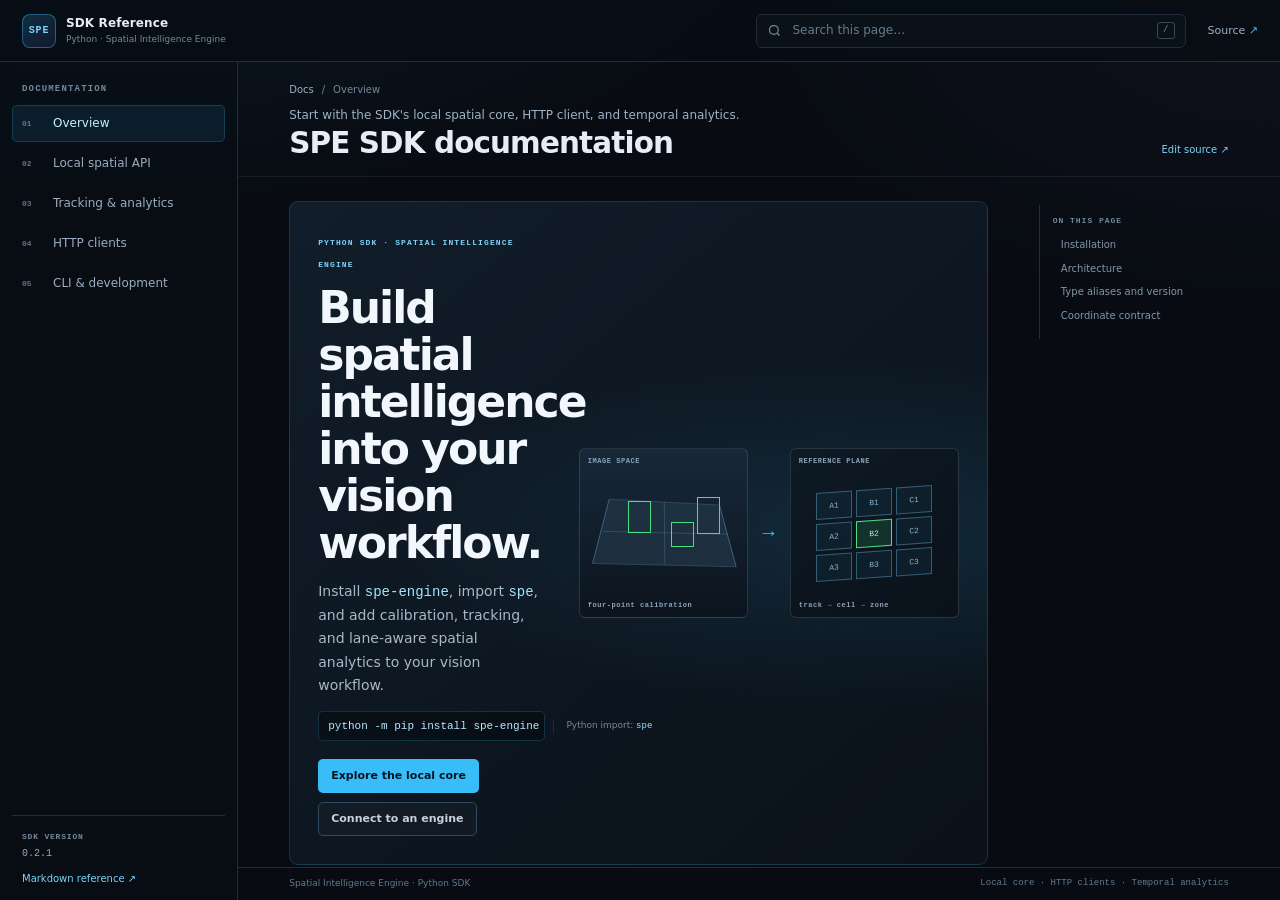
<file: index.html>
<!doctype html>
<html lang="en">
<head>
  <meta charset="utf-8"><meta name="viewport" content="width=device-width, initial-scale=1">
  <meta name="color-scheme" content="dark">
  <meta name="description" content="Start with the SDK&#x27;s local spatial core, HTTP client, and temporal analytics.">
  <title>SPE SDK documentation · SPE SDK Docs</title>
  <link rel="stylesheet" href="site.css">
</head>
<body>
  <header class="docs-topbar">
    <a class="docs-brand" href="index.html" aria-label="SPE SDK docs home"><span class="docs-brand-mark">SPE</span><span><b>SDK Reference</b><small>Python · Spatial Intelligence Engine</small></span></a>
    <div class="docs-search"><svg viewBox="0 0 24 24" aria-hidden="true"><circle cx="11" cy="11" r="7"/><path d="m20 20-3.5-3.5"/></svg><input id="docs-search" type="search" placeholder="Search this page…" aria-label="Search documentation"><kbd>/</kbd></div>
    <a class="source-link" href="https://github.com/kgosietsileRM/spe_sdk" target="_blank" rel="noreferrer">Source <span>↗</span></a>
  </header>
  <div class="docs-layout">
    <aside class="docs-sidebar"><div class="sidebar-label">DOCUMENTATION</div><nav aria-label="Documentation pages"><a class="nav-link active" href="index.html"><span class="nav-icon">01</span><span>Overview</span></a>
<a class="nav-link" href="local-spatial.html"><span class="nav-icon">02</span><span>Local spatial API</span></a>
<a class="nav-link" href="tracking-analytics.html"><span class="nav-icon">03</span><span>Tracking &amp; analytics</span></a>
<a class="nav-link" href="http-clients.html"><span class="nav-icon">04</span><span>HTTP clients</span></a>
<a class="nav-link" href="cli-development.html"><span class="nav-icon">05</span><span>CLI &amp; development</span></a></nav>
      <div class="sidebar-bottom"><span>SDK VERSION</span><code>0.2.1</code><a href="index.md">Markdown reference ↗</a></div>
    </aside>
    <main class="docs-main">
      <div class="docs-page-heading"><div class="breadcrumbs"><a href="index.html">Docs</a><span>/</span><span>Overview</span></div><div class="page-heading-row"><div><p>Start with the SDK&#x27;s local spatial core, HTTP client, and temporal analytics.</p><h1>SPE SDK documentation</h1></div><a class="edit-source" href="https://github.com/kgosietsileRM/spe_sdk/blob/main/docs/index.md" target="_blank" rel="noreferrer">Edit source ↗</a></div></div>
      <div class="docs-search-status" id="docs-search-status" hidden></div>
      <div class="docs-reading-layout"><article class="docs-content" id="docs-content"><section class="docs-welcome search-item">
      <div class="welcome-copy"><span class="welcome-kicker">PYTHON SDK · SPATIAL INTELLIGENCE ENGINE</span>
        <h1>Build spatial intelligence<br>into your vision workflow.</h1>
        <p>Install <code>spe-engine</code>, import <code>spe</code>, and add calibration, tracking, and lane-aware spatial analytics to your vision workflow.</p>
        <div class="install-command"><code>python -m pip install spe-engine</code><span>Python import: <code>spe</code></span></div>
        <div class="welcome-actions"><a class="button-primary" href="local-spatial.html">Explore the local core</a><a class="button-secondary" href="http-clients.html">Connect to an engine</a></div>
      </div>
      <div class="welcome-visual" aria-label="Image coordinates mapped through calibration into a spatial grid">
        <div class="visual-frame"><span class="frame-tag">IMAGE SPACE</span><i class="det-box box-one"></i><i class="det-box box-two"></i><i class="det-box box-three"></i><svg viewBox="0 0 400 210" aria-hidden="true"><path d="M70 24 334 38 374 186 30 178Z"/><path d="M70 24 30 178M202 31 203 180M334 38 374 186M54 101 354 108"/></svg><span class="visual-label">four-point calibration</span></div>
        <div class="visual-arrow">→</div>
        <div class="visual-grid"><span class="frame-tag">REFERENCE PLANE</span><div class="grid-cells"><i>A1</i><i>B1</i><i>C1</i><i>A2</i><i class="active">B2</i><i>C2</i><i>A3</i><i>B3</i><i>C3</i></div><span class="visual-label">track → cell → zone</span></div>
      </div>
    </section>
    <section class="execution-surfaces search-item" aria-labelledby="surface-title">
      <div class="surface-summary-head"><span class="card-kicker">HOW PROCESSING RUNS</span><h2 id="surface-title">Choose local computation or a remote engine.</h2><p>Both use the SPE spatial model; one runs inside your process, the other sends HTTP requests to a service.</p></div>
      <div class="surface-options">
        <article><span class="surface-label local-label">LOCAL · NO SERVER</span><h3><code>SpatialEngine</code></h3><p>Calibration, transforms, point inspection, grid rendering, and detection spatialization run in your Python process.</p><code class="surface-api">engine.spatialize_result(result)</code></article>
        <article><span class="surface-label remote-label">REMOTE · HTTP</span><h3><code>SPEClient</code></h3><p>Each client method calls the configured SPE engine endpoint. The engine must already be running and reachable at <code>base_url</code>.</p><code class="surface-api">client.inspect_point(point, ...)</code></article>
      </div>
      <div class="surface-footnote"><b>Transport ≠ engine:</b> <code>spe-engine[http]</code> adds the optional <code>httpx</code> transport. It does not install or start the SPE server; the client also works with standard-library <code>urllib</code>.</div>
    </section>
    <section class="quickstart-grid" aria-label="Quick starts">
      <article class="quickstart-card search-item"><span class="card-kicker">01 / LOCAL</span><h2>Spatialize in-process</h2><p>No server required for calibration, transforms, inspection, or rendering.</p>
        <pre><code>from spe import SpatialEngine

points = [[180, 120], [1090, 150], [1180, 640], [90, 660]]
engine = SpatialEngine(grid_rows=4, grid_columns=6)
engine.calibrate(points, 1280, 720)
result = engine.inspect([640, 360])</code></pre>
        <a href="local-spatial.html">Local spatial guide <span>→</span></a></article>
      <article class="quickstart-card search-item"><span class="card-kicker">02 / HTTP</span><h2>Connect to SPE</h2><p>Use the typed sync client or its asyncio counterpart for server operations.</p>
        <pre><code>from spe import SPEClient

with SPEClient("http://127.0.0.1:5000") as client:
    print(client.health())
    print(client.list_models())</code></pre>
        <a href="http-clients.html">HTTP client guide <span>→</span></a></article>
      <article class="quickstart-card search-item"><span class="card-kicker">03 / TEMPORAL</span><h2>Track and measure</h2><p>Associate detections, maintain motion state, and summarize zone events.</p>
        <pre><code>from spe import ModelAgnosticTracker

tracker = ModelAgnosticTracker()
tracked = tracker.update(detections, timestamp)
print(tracked["diagnostics"])</code></pre>
        <a href="tracking-analytics.html">Tracking &amp; analytics <span>→</span></a></article>
    </section><section class="manual-section" data-search="installation"><header class="manual-section-head"><span>SDK REFERENCE</span><h1 id="installation">Installation</h1></header><div class="markdown-body"><pre><code class="language-bash">pip install spe-engine             # published package
pip install &quot;spe-engine[http]&quot;     # + optional httpx transport
pip install &quot;spe-engine[docs]&quot;     # + documentation tooling

# From a repository checkout:
pip install -e &quot;.[dev]&quot;           # + pytest, pytest-cov, ruff, mypy, build, twine</code></pre>
<p>Runtime dependencies are <code>numpy &gt;= 1.24</code> and <code>opencv-python-headless &gt;= 4.8</code>. The HTTP clients use only the standard library unless you opt into the <code>httpx</code> transport.</p>
<p>Supported Python versions: <strong>3.10, 3.11, 3.12, 3.13, 3.14</strong>.</p></div></section><section class="manual-section" data-search="architecture"><header class="manual-section-head"><span>SDK REFERENCE</span><h1 id="architecture">Architecture</h1></header><div class="markdown-body"><p>The SDK exposes two independent surfaces that share one coordinate contract:</p>
<div class="table-wrap"><table><thead><tr><th scope="col">Module</th><th scope="col">Role</th></tr></thead><tbody><tr><td><code>spe.engine</code></td><td><code>SpatialEngine</code> — stateful, in-process facade.</td></tr><tr><td><code>spe.geometry</code></td><td>Homography math and four-point calibration (OpenCV/NumPy).</td></tr><tr><td><code>spe.spatial</code></td><td>Point inspection and detection spatialization primitives.</td></tr><tr><td><code>spe.grid</code></td><td>Image-space and calibrated grid rendering.</td></tr><tr><td><code>spe.zones</code></td><td>Deterministic semantic zone identifiers.</td></tr><tr><td><code>spe.tracking</code></td><td>Provider-neutral multi-object association (<code>ModelAgnosticTracker</code>).</td></tr><tr><td><code>spe.motion</code></td><td>Bounded trajectories, velocity, direction, and prediction.</td></tr><tr><td><code>spe.observations</code></td><td>Provider-neutral timestamped observation builders.</td></tr><tr><td><code>spe.models</code></td><td>Typed value objects over the JSON contracts.</td></tr><tr><td><code>spe.client</code></td><td><code>SPEClient</code> — synchronous HTTP client for a running engine.</td></tr><tr><td><code>spe.aio</code></td><td><code>AsyncSPEClient</code> — asyncio wrapper around <code>SPEClient</code>.</td></tr><tr><td><code>spe.transport</code></td><td>Pluggable HTTP transports (<code>urllib</code>, <code>requests</code>, <code>httpx</code>).</td></tr><tr><td><code>spe.exceptions</code></td><td>The <code>SPEError</code> hierarchy.</td></tr><tr><td><code>spe.cli</code></td><td>The <code>spe</code> command-line interface.</td></tr></tbody></table></div>
<p>The <strong>local core</strong> (<code>SpatialEngine</code> plus the free functions) performs all geometry in-process and never needs a server. The <strong>HTTP client</strong> speaks to a running SPE engine server and mirrors the same spatial model.</p></div></section><section class="manual-section" data-search="type aliases and version"><header class="manual-section-head"><span>SDK REFERENCE</span><h1 id="type-aliases-and-version">Type aliases and version</h1></header><div class="markdown-body"><ul><li><code>spe.__version__</code> — the installed SDK version string (also printed by <code>spe --version</code>).</li><li><code>FileSource</code> — the accepted input type for uploads: <code>bytes | bytearray | memoryview | str | os.PathLike | BinaryIO</code>. A <code>str</code> or <code>os.PathLike</code> is read from disk; bytes-like values are sent as-is; any object with a callable <code>read</code> is read as a binary stream.</li></ul></div></section><section class="manual-section" data-search="coordinate contract"><header class="manual-section-head"><span>SDK REFERENCE</span><h1 id="coordinate-contract">Coordinate contract</h1></header><div class="markdown-body"><p>Three coordinate systems are kept distinct:</p>
<ol><li><strong>Image coordinates</strong> — source pixels, <code>(x, y)</code>, origin at the top-left. Exposed with <code>coordinate_system: &quot;image_pixels&quot;</code> (or <code>&quot;source_pixels&quot;</code> for model detections).</li><li><strong>Reference coordinates</strong> — the calibrated plane, default <code>1000 x 600</code>, <code>units: &quot;normalized&quot;</code>. Exposed with <code>coordinate_system: &quot;calibrated_reference_plane&quot;</code>. Physical units are only reported when the calibration was created with non-<code>normalized</code> <code>units</code>; the SDK never invents a physical scale.</li><li><strong>Grid coordinates</strong> — logical cells over the reference plane, plus semantic zones.</li></ol>
<p>Calibration uses exactly four points in <strong><code>TL, TR, BR, BL</code></strong> order — <code>top_left, top_right, bottom_right, bottom_left</code>. Points must form a non-degenerate, non-self-intersecting quadrilateral inside the source frame.</p>
<p>A four-point calibration computes a <code>3 x 3</code> homography mapping image → reference (<code>homography</code>) and its inverse reference → image (<code>inverse_homography</code>).</p>
<p><strong>Grid cells</strong> are zero-based <code>row</code>/<code>column</code> indices, exposed both as a <code>GridCell</code> and as a <code>coordinate</code> list in <code>(column, row)</code> order. <strong>Zones</strong> are human-readable ids built from a spreadsheet-style row label and a one-based column: <code>A1</code>, <code>B3</code>, <code>AA2</code>, ...</p></div></section></article><nav class="page-outline" id="page-outline" aria-label="On this page"><p>ON THIS PAGE</p></nav></div>
      <footer class="docs-footer"><span>Spatial Intelligence Engine · Python SDK</span><span>Local core · HTTP clients · Temporal analytics</span></footer>
    </main>
  </div>
  <script src="site.js" defer></script>
</body>
</html>
</file>
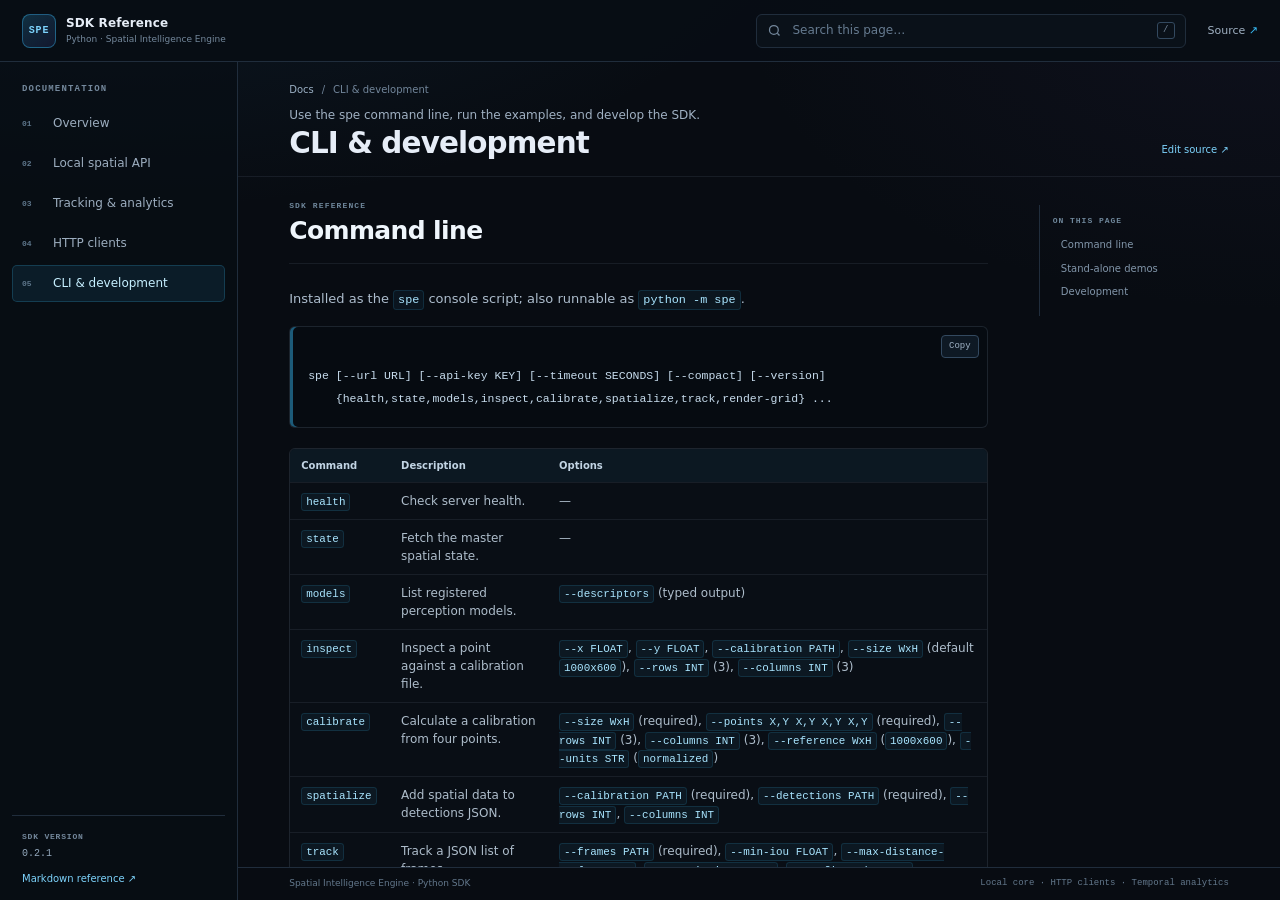
<file: cli-development.html>
<!doctype html>
<html lang="en">
<head>
  <meta charset="utf-8"><meta name="viewport" content="width=device-width, initial-scale=1">
  <meta name="color-scheme" content="dark">
  <meta name="description" content="Use the spe command line, run the examples, and develop the SDK.">
  <title>CLI &amp; development · SPE SDK Docs</title>
  <link rel="stylesheet" href="site.css">
</head>
<body>
  <header class="docs-topbar">
    <a class="docs-brand" href="index.html" aria-label="SPE SDK docs home"><span class="docs-brand-mark">SPE</span><span><b>SDK Reference</b><small>Python · Spatial Intelligence Engine</small></span></a>
    <div class="docs-search"><svg viewBox="0 0 24 24" aria-hidden="true"><circle cx="11" cy="11" r="7"/><path d="m20 20-3.5-3.5"/></svg><input id="docs-search" type="search" placeholder="Search this page…" aria-label="Search documentation"><kbd>/</kbd></div>
    <a class="source-link" href="https://github.com/kgosietsileRM/spe_sdk" target="_blank" rel="noreferrer">Source <span>↗</span></a>
  </header>
  <div class="docs-layout">
    <aside class="docs-sidebar"><div class="sidebar-label">DOCUMENTATION</div><nav aria-label="Documentation pages"><a class="nav-link" href="index.html"><span class="nav-icon">01</span><span>Overview</span></a>
<a class="nav-link" href="local-spatial.html"><span class="nav-icon">02</span><span>Local spatial API</span></a>
<a class="nav-link" href="tracking-analytics.html"><span class="nav-icon">03</span><span>Tracking &amp; analytics</span></a>
<a class="nav-link" href="http-clients.html"><span class="nav-icon">04</span><span>HTTP clients</span></a>
<a class="nav-link active" href="cli-development.html"><span class="nav-icon">05</span><span>CLI &amp; development</span></a></nav>
      <div class="sidebar-bottom"><span>SDK VERSION</span><code>0.2.1</code><a href="index.md">Markdown reference ↗</a></div>
    </aside>
    <main class="docs-main">
      <div class="docs-page-heading"><div class="breadcrumbs"><a href="index.html">Docs</a><span>/</span><span>CLI &amp; development</span></div><div class="page-heading-row"><div><p>Use the spe command line, run the examples, and develop the SDK.</p><h1>CLI &amp; development</h1></div><a class="edit-source" href="https://github.com/kgosietsileRM/spe_sdk/blob/main/docs/index.md" target="_blank" rel="noreferrer">Edit source ↗</a></div></div>
      <div class="docs-search-status" id="docs-search-status" hidden></div>
      <div class="docs-reading-layout"><article class="docs-content" id="docs-content"><section class="manual-section" data-search="command line"><header class="manual-section-head"><span>SDK REFERENCE</span><h1 id="command-line">Command line</h1></header><div class="markdown-body"><p>Installed as the <code>spe</code> console script; also runnable as <code>python -m spe</code>.</p>
<pre><code class="language-text">spe [--url URL] [--api-key KEY] [--timeout SECONDS] [--compact] [--version]
    {health,state,models,inspect,calibrate,spatialize,track,render-grid} ...</code></pre>
<div class="table-wrap"><table><thead><tr><th scope="col">Command</th><th scope="col">Description</th><th scope="col">Options</th></tr></thead><tbody><tr><td><code>health</code></td><td>Check server health.</td><td>—</td></tr><tr><td><code>state</code></td><td>Fetch the master spatial state.</td><td>—</td></tr><tr><td><code>models</code></td><td>List registered perception models.</td><td><code>--descriptors</code> (typed output)</td></tr><tr><td><code>inspect</code></td><td>Inspect a point against a calibration file.</td><td><code>--x FLOAT</code>, <code>--y FLOAT</code>, <code>--calibration PATH</code>, <code>--size WxH</code> (default <code>1000x600</code>), <code>--rows INT</code> (3), <code>--columns INT</code> (3)</td></tr><tr><td><code>calibrate</code></td><td>Calculate a calibration from four points.</td><td><code>--size WxH</code> (required), <code>--points X,Y X,Y X,Y X,Y</code> (required), <code>--rows INT</code> (3), <code>--columns INT</code> (3), <code>--reference WxH</code> (<code>1000x600</code>), <code>--units STR</code> (<code>normalized</code>)</td></tr><tr><td><code>spatialize</code></td><td>Add spatial data to detections JSON.</td><td><code>--calibration PATH</code> (required), <code>--detections PATH</code> (required), <code>--rows INT</code>, <code>--columns INT</code></td></tr><tr><td><code>track</code></td><td>Track a JSON list of frames.</td><td><code>--frames PATH</code> (required), <code>--min-iou FLOAT</code>, <code>--max-distance-scale FLOAT</code>, <code>--max-missing FLOAT</code>, <code>--confirmation INT</code></td></tr><tr><td><code>render-grid</code></td><td>Draw a grid onto an image.</td><td><code>--image PATH</code> (required), <code>--output PATH</code> (required), <code>--calibration PATH</code>, <code>--rows INT</code> (8), <code>--columns INT</code> (12), <code>--thickness INT</code> (1)</td></tr></tbody></table></div>
<p>Global options: <code>--url</code> (default <code>http://127.0.0.1:5000</code>), <code>--api-key</code>, <code>--timeout</code> (30 seconds), <code>--compact</code> (compact JSON), and <code>--version</code> (prints <code>spe-engine &lt;version&gt;</code>). Points may be written with either commas or semicolons. Errors print <code>error: ...</code> to stderr and return exit code <code>1</code>.</p>
<pre><code class="language-bash">spe --url http://127.0.0.1:5000 health
spe state
spe calibrate --size 1280x720 --points 180,120 1090,150 1180,640 90,660 --rows 4 --columns 6
spe inspect --x 640 --y 360 --calibration calibration.json --size 1280x720
spe spatialize --calibration calibration.json --detections frames.json
spe track --frames frames.json
spe render-grid --image frame.jpg --output annotated.png --rows 4 --columns 6
spe --version</code></pre></div></section><section class="manual-section" data-search="stand-alone demos"><header class="manual-section-head"><span>SDK REFERENCE</span><h1 id="stand-alone-demos">Stand-alone demos</h1></header><div class="markdown-body"><p>Four runnable applications live under <code>examples/</code> and install the built wheel from <code>examples/assets</code> into their own virtual environments. They never import from <code>src/</code>, which makes them practical proof that the package works as a normal dependency.</p>
<ul><li><code>examples/cli</code> — interactive media shell with lane analytics and overlays.</li><li><code>examples/powershell</code> — PowerShell bootstrap around a <code>.bat</code> batch analyzer.</li><li><code>examples/template</code> — Flask studio with spatial presets and Jinja JSON output.</li><li><code>examples/web</code> — FlowTraffic OPS camera wall with selected-feed analytics, lane telemetry, incident logging, response advisories, and replay.</li></ul>
<p>See each folder&#x27;s <code>README.md</code> for setup, commands, and output locations.</p></div></section><section class="manual-section" data-search="development"><header class="manual-section-head"><span>SDK REFERENCE</span><h1 id="development">Development</h1></header><div class="markdown-body"><pre><code class="language-bash">pip install -e &quot;.[dev]&quot;

ruff check .            # lint
ruff format --check .   # formatting
mypy                    # static types
pytest --cov=spe        # tests + coverage</code></pre>
<ul><li><strong>Lint/format</strong>: ruff (config in <code>pyproject.toml</code>).</li><li><strong>Types</strong>: mypy in strict-ish mode; all public functions are fully annotated.</li><li><strong>Tests</strong>: pytest with branch coverage held at ~99% (CI gate: 90%).</li><li><strong>Packaging</strong>: <code>python -m build</code> produces an sdist and wheel; <code>twine check</code> validates the metadata.</li></ul>
<p>Pre-commit hooks are provided (<code>pre-commit install</code>). See <a href="https://github.com/kgosietsileRM/spe_sdk/blob/main/CONTRIBUTING.md" target="_blank" rel="noreferrer"><code>CONTRIBUTING.md</code></a> for conventions and the release process, and <a href="https://github.com/kgosietsileRM/spe_sdk/blob/main/CHANGELOG.md" target="_blank" rel="noreferrer"><code>CHANGELOG.md</code></a> for version history.</p></div></section></article><nav class="page-outline" id="page-outline" aria-label="On this page"><p>ON THIS PAGE</p></nav></div>
      <footer class="docs-footer"><span>Spatial Intelligence Engine · Python SDK</span><span>Local core · HTTP clients · Temporal analytics</span></footer>
    </main>
  </div>
  <script src="site.js" defer></script>
</body>
</html>
</file>
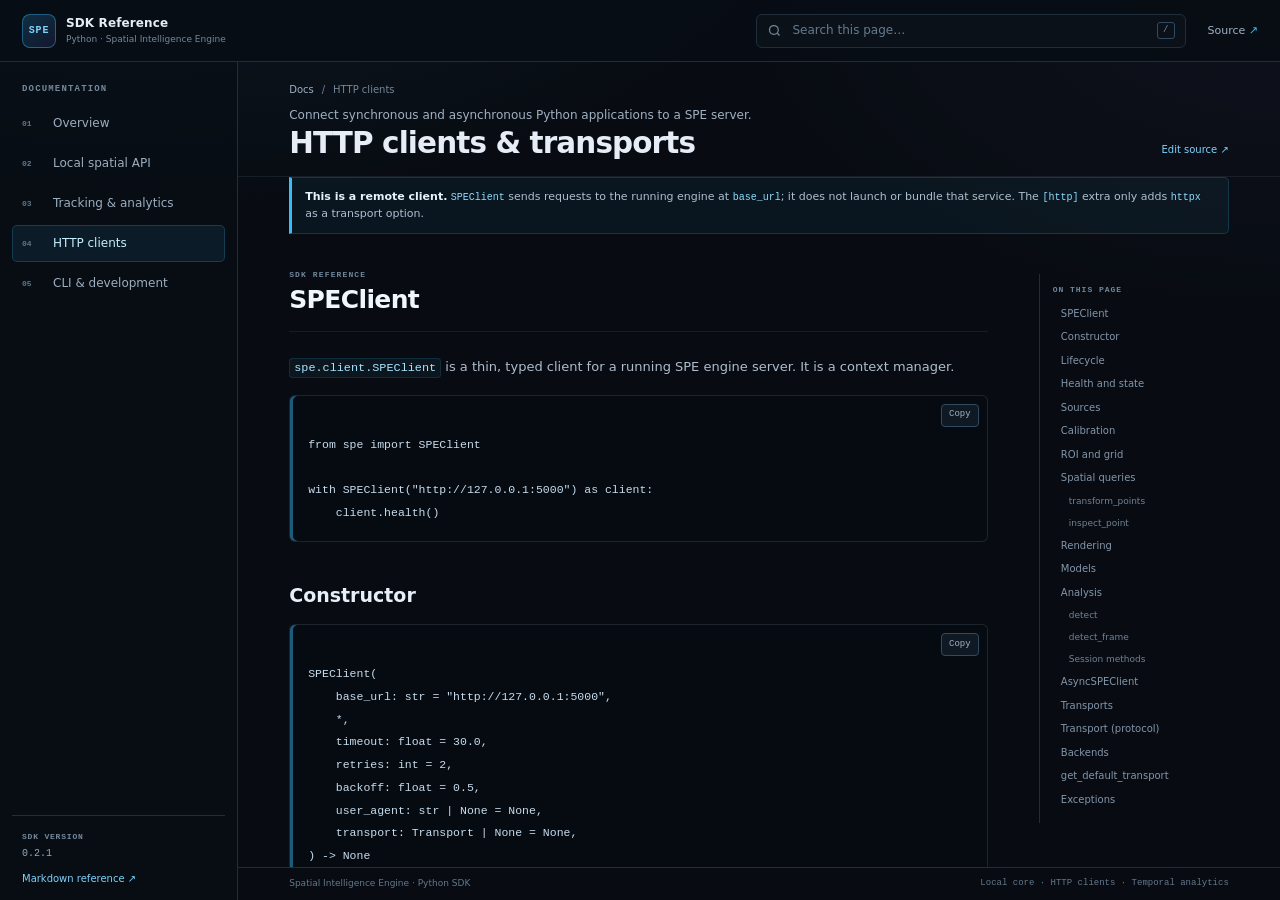
<file: http-clients.html>
<!doctype html>
<html lang="en">
<head>
  <meta charset="utf-8"><meta name="viewport" content="width=device-width, initial-scale=1">
  <meta name="color-scheme" content="dark">
  <meta name="description" content="Connect synchronous and asynchronous Python applications to a SPE server.">
  <title>HTTP clients &amp; transports · SPE SDK Docs</title>
  <link rel="stylesheet" href="site.css">
</head>
<body>
  <header class="docs-topbar">
    <a class="docs-brand" href="index.html" aria-label="SPE SDK docs home"><span class="docs-brand-mark">SPE</span><span><b>SDK Reference</b><small>Python · Spatial Intelligence Engine</small></span></a>
    <div class="docs-search"><svg viewBox="0 0 24 24" aria-hidden="true"><circle cx="11" cy="11" r="7"/><path d="m20 20-3.5-3.5"/></svg><input id="docs-search" type="search" placeholder="Search this page…" aria-label="Search documentation"><kbd>/</kbd></div>
    <a class="source-link" href="https://github.com/kgosietsileRM/spe_sdk" target="_blank" rel="noreferrer">Source <span>↗</span></a>
  </header>
  <div class="docs-layout">
    <aside class="docs-sidebar"><div class="sidebar-label">DOCUMENTATION</div><nav aria-label="Documentation pages"><a class="nav-link" href="index.html"><span class="nav-icon">01</span><span>Overview</span></a>
<a class="nav-link" href="local-spatial.html"><span class="nav-icon">02</span><span>Local spatial API</span></a>
<a class="nav-link" href="tracking-analytics.html"><span class="nav-icon">03</span><span>Tracking &amp; analytics</span></a>
<a class="nav-link active" href="http-clients.html"><span class="nav-icon">04</span><span>HTTP clients</span></a>
<a class="nav-link" href="cli-development.html"><span class="nav-icon">05</span><span>CLI &amp; development</span></a></nav>
      <div class="sidebar-bottom"><span>SDK VERSION</span><code>0.2.1</code><a href="index.md">Markdown reference ↗</a></div>
    </aside>
    <main class="docs-main">
      <div class="docs-page-heading"><div class="breadcrumbs"><a href="index.html">Docs</a><span>/</span><span>HTTP clients</span></div><div class="page-heading-row"><div><p>Connect synchronous and asynchronous Python applications to a SPE server.</p><h1>HTTP clients &amp; transports</h1></div><a class="edit-source" href="https://github.com/kgosietsileRM/spe_sdk/blob/main/docs/index.md" target="_blank" rel="noreferrer">Edit source ↗</a></div></div>
      <div class="remote-callout"><b>This is a remote client.</b> <code>SPEClient</code> sends requests to the running engine at <code>base_url</code>; it does not launch or bundle that service. The <code>[http]</code> extra only adds <code>httpx</code> as a transport option.</div>
      <div class="docs-search-status" id="docs-search-status" hidden></div>
      <div class="docs-reading-layout"><article class="docs-content" id="docs-content"><section class="manual-section" data-search="speclient"><header class="manual-section-head"><span>SDK REFERENCE</span><h1 id="speclient">SPEClient</h1></header><div class="markdown-body"><p><code>spe.client.SPEClient</code> is a thin, typed client for a running SPE engine server. It is a context manager.</p>
<pre><code class="language-python">from spe import SPEClient

with SPEClient(&quot;http://127.0.0.1:5000&quot;) as client:
    client.health()</code></pre>
<h2 id="constructor">Constructor</h2>
<pre><code class="language-python">SPEClient(
    base_url: str = &quot;http://127.0.0.1:5000&quot;,
    *,
    timeout: float = 30.0,
    retries: int = 2,
    backoff: float = 0.5,
    user_agent: str | None = None,
    transport: Transport | None = None,
) -&gt; None</code></pre>
<div class="table-wrap"><table><thead><tr><th scope="col">Argument</th><th scope="col">Description</th></tr></thead><tbody><tr><td><code>base_url</code></td><td>Root URL of the server; must be a non-empty string.</td></tr><tr><td><code>timeout</code></td><td>Per-request timeout in seconds.</td></tr><tr><td><code>retries</code></td><td>Automatic retries for idempotent requests on connection loss.</td></tr><tr><td><code>backoff</code></td><td>Base backoff delay (seconds); doubles each retry.</td></tr><tr><td><code>user_agent</code></td><td>Optional <code>User-Agent</code> header.</td></tr><tr><td><code>transport</code></td><td>Custom <code>Transport</code>; defaults to the best available backend.</td></tr></tbody></table></div>
<p>Raises <code>SPEValidationError</code> when <code>base_url</code> is empty or not a string.</p>
<h2 id="lifecycle">Lifecycle</h2>
<div class="table-wrap"><table><thead><tr><th scope="col">Member</th><th scope="col">Description</th></tr></thead><tbody><tr><td><code>base_url</code></td><td>Normalized base URL (no trailing slash).</td></tr><tr><td><code>__enter__</code> / <code>__exit__</code></td><td>Context-manager protocol.</td></tr><tr><td><code>close()</code></td><td>Release transport resources.</td></tr><tr><td><code>SPEClient.from_env(variable=&quot;SPE_API_URL&quot;, **kwargs)</code></td><td>Build from an environment variable.</td></tr></tbody></table></div>
<h2 id="health-and-state">Health and state</h2>
<div class="table-wrap"><table><thead><tr><th scope="col">Method</th><th scope="col">Route</th><th scope="col">Returns</th></tr></thead><tbody><tr><td><code>health()</code></td><td><code>GET /health</code></td><td>Raw payload.</td></tr><tr><td><code>get_state()</code></td><td><code>GET /api/state</code></td><td>Raw payload.</td></tr></tbody></table></div>
<h2 id="sources">Sources</h2>
<div class="table-wrap"><table><thead><tr><th scope="col">Method</th><th scope="col">Route</th><th scope="col">Returns</th></tr></thead><tbody><tr><td><code>create_source(source, *, filename=None, source_type=&quot;image&quot;, mime_type=None)</code></td><td><code>POST /api/sources</code></td><td><code>response[&quot;source&quot;]</code>.</td></tr><tr><td><code>get_source(source_id)</code></td><td><code>GET /api/sources/{id}</code></td><td><code>response[&quot;source&quot;]</code>.</td></tr><tr><td><code>delete_source(source_id)</code></td><td><code>DELETE /api/sources/{id}</code></td><td><code>None</code>.</td></tr><tr><td><code>source_media_url(source_id)</code></td><td>—</td><td>Absolute media URL string.</td></tr><tr><td><code>get_source_media(source_id)</code></td><td><code>GET /api/sources/{id}/media</code></td><td>Raw <code>bytes</code>.</td></tr></tbody></table></div>
<p><code>source</code> may be <code>bytes</code>, <code>bytearray</code>, <code>memoryview</code>, <code>str</code>/<code>os.PathLike</code> path, or a binary file object.</p>
<h2 id="calibration">Calibration</h2>
<div class="table-wrap"><table><thead><tr><th scope="col">Method</th><th scope="col">Route</th></tr></thead><tbody><tr><td><code>calibrate(source_points, source_width, source_height, *, reference_width=1000, reference_height=600, units=&quot;normalized&quot;, rows=3, columns=3)</code></td><td><code>POST /api/calibration</code></td></tr><tr><td><code>get_calibration()</code></td><td><code>GET /api/calibration</code> → <code>response[&quot;calibration&quot;]</code></td></tr><tr><td><code>update_calibration(...)</code> (same signature as <code>calibrate</code>)</td><td><code>PUT /api/calibration</code></td></tr><tr><td><code>delete_calibration()</code></td><td><code>DELETE /api/calibration</code></td></tr></tbody></table></div>
<h2 id="roi-and-grid">ROI and grid</h2>
<div class="table-wrap"><table><thead><tr><th scope="col">Method</th><th scope="col">Route</th><th scope="col">Returns</th></tr></thead><tbody><tr><td><code>get_roi()</code></td><td><code>GET /api/roi</code></td><td><code>response[&quot;roi&quot;]</code>.</td></tr><tr><td><code>create_roi(points)</code></td><td><code>POST /api/roi</code></td><td><code>response[&quot;roi&quot;]</code>.</td></tr><tr><td><code>update_roi(points)</code></td><td><code>PUT /api/roi</code></td><td><code>response[&quot;roi&quot;]</code>.</td></tr><tr><td><code>delete_roi()</code></td><td><code>DELETE /api/roi</code></td><td><code>None</code>.</td></tr><tr><td><code>get_grid()</code></td><td><code>GET /api/grid</code></td><td><code>response[&quot;grid&quot;]</code>.</td></tr><tr><td><code>set_grid(rows, columns)</code></td><td><code>PUT /api/grid</code></td><td><code>response[&quot;grid&quot;]</code>.</td></tr><tr><td><code>delete_grid()</code></td><td><code>DELETE /api/grid</code></td><td><code>None</code>.</td></tr></tbody></table></div>
<h2 id="spatial-queries">Spatial queries</h2>
<h3 id="transform_points"><code>transform_points</code></h3>
<pre><code class="language-python">transform_points(
    points,
    *,
    homography=None,
    calibration=None,
    direction=&quot;image_to_reference&quot;,
) -&gt; dict</code></pre>
<p>Posts to <code>POST /api/calibration/transform</code>. Provide a <code>homography</code> or a <code>calibration</code> mapping.</p>
<h3 id="inspect_point"><code>inspect_point</code></h3>
<pre><code class="language-python">inspect_point(
    point=None,
    *,
    x=None, y=None,
    calibration=None,
    grid=None,
    source_dimensions=None,
    spatial_state=None,
) -&gt; dict</code></pre>
<p>Posts to <code>POST /api/spatial/inspect-point</code>. Supply either <code>point</code> or both <code>x</code> and <code>y</code> (otherwise <code>SPEValidationError</code>). When <code>spatial_state</code> is given it is used directly; otherwise <code>calibration</code>/<code>grid</code>/<code>source_dimensions</code> are sent.</p>
<h2 id="rendering">Rendering</h2>
<div class="table-wrap"><table><thead><tr><th scope="col">Method</th><th scope="col">Route</th></tr></thead><tbody><tr><td><code>generate_grid(image, *, filename=None, rows=8, columns=12, line_thickness=1, line_color=&quot;#a8f35b&quot;, show_coordinates=True, source_type=&quot;image&quot;, fps=None, frame_count=None)</code></td><td><code>POST /api/grid</code></td></tr><tr><td><code>generate_calibrated_grid(image, homography, *, filename=None, rows=4, columns=6, reference_width=1000, reference_height=600, source_points=None, show_grid=True, show_roi=True, line_color=&quot;#a8f35b&quot;, roi_color=&quot;#ff3b30&quot;, overlay_only=False)</code></td><td><code>POST /api/calibrated-grid</code></td></tr><tr><td><code>video_metadata(video, *, filename=None)</code></td><td><code>POST /api/video/metadata</code></td></tr></tbody></table></div>
<p>The rendering methods return <code>{&quot;image&quot;: ..., &quot;metadata&quot;: {...}}</code>.</p>
<h2 id="models">Models</h2>
<div class="table-wrap"><table><thead><tr><th scope="col">Method</th><th scope="col">Route</th><th scope="col">Returns</th></tr></thead><tbody><tr><td><code>list_models()</code></td><td><code>GET /api/models</code></td><td><code>response[&quot;models&quot;]</code>.</td></tr><tr><td><code>models()</code></td><td><code>GET /api/models</code></td><td>Typed <code>ModelDescriptor</code> objects.</td></tr><tr><td><code>get_model(model_id)</code></td><td><code>GET /api/models/{id}</code></td><td><code>response[&quot;model&quot;]</code>.</td></tr><tr><td><code>model_status(model_id)</code></td><td><code>GET /api/models/{id}/status</code></td><td>Raw payload.</td></tr><tr><td><code>load_model(model_id)</code></td><td><code>POST /api/models/{id}/load</code></td><td>Raw payload.</td></tr><tr><td><code>unload_model(model_id)</code></td><td><code>POST /api/models/{id}/unload</code></td><td>Raw payload.</td></tr><tr><td><code>model_classes(model_id)</code></td><td><code>GET /api/models/{id}/classes</code></td><td><code>response[&quot;classes&quot;]</code>.</td></tr></tbody></table></div>
<h2 id="analysis">Analysis</h2>
<h3 id="detect"><code>detect</code></h3>
<pre><code class="language-python">detect(*, model_id=&quot;model-a&quot;, confidence=0.4, classes=None, source_id=None) -&gt; dict</code></pre>
<p><code>POST /api/analysis/detect</code>.</p>
<h3 id="detect_frame"><code>detect_frame</code></h3>
<pre><code class="language-python">detect_frame(
    frame,
    *,
    filename=&quot;frame.jpg&quot;,
    model_id=&quot;model-a&quot;,
    confidence=0.4,
    classes=None,
    analysis_id=&quot;analysis&quot;,
    source_id=&quot;source&quot;,
    timestamp=0.0,
    frame_index=0,
    tracking=False,
    tracking_mode=None,
    target_track_id=None,
    target_detection=None,
    inference_context=None,
    spatial_context=None,
    interval_ms=None,
    effective_fps=None,
) -&gt; dict</code></pre>
<p><code>POST /api/analysis/detect-frame</code>. Detects and (optionally) tracks, spatializes, and timestamps a single frame.</p>
<h3 id="session-methods">Session methods</h3>
<div class="table-wrap"><table><thead><tr><th scope="col">Method</th><th scope="col">Route</th><th scope="col">Returns</th></tr></thead><tbody><tr><td><code>start_analysis_session(analysis_id, source_id, model, *, spatial_context=None)</code></td><td><code>POST /api/analysis/session/start</code></td><td><code>response[&quot;analysis&quot;]</code>.</td></tr><tr><td><code>update_analysis_status(analysis_id, status=&quot;running&quot;, *, inference_fps=None, interval_ms=None)</code></td><td><code>PATCH /api/analysis/session/status</code></td><td><code>response[&quot;analysis&quot;]</code>.</td></tr><tr><td><code>complete_analysis_session(analysis_id, status=&quot;complete&quot;)</code></td><td><code>POST /api/analysis/session/complete</code></td><td>Raw payload.</td></tr></tbody></table></div></div></section><section class="manual-section" data-search="asyncspeclient"><header class="manual-section-head"><span>SDK REFERENCE</span><h1 id="asyncspeclient">AsyncSPEClient</h1></header><div class="markdown-body"><p><code>spe.aio.AsyncSPEClient</code> mirrors <code>SPEClient</code>. Every method is a coroutine; the synchronous client runs in a worker thread (<code>asyncio.to_thread</code>).</p>
<pre><code class="language-python">import asyncio
from spe import AsyncSPEClient


async def main() -&gt; None:
    async with AsyncSPEClient(&quot;http://127.0.0.1:5000&quot;) as client:
        await client.health()


asyncio.run(main())</code></pre>
<p>Constructor arguments are forwarded verbatim to <code>SPEClient</code>. Additional members:</p>
<div class="table-wrap"><table><thead><tr><th scope="col">Member</th><th scope="col">Description</th></tr></thead><tbody><tr><td><code>async __aenter__</code> / <code>__aexit__</code></td><td>Async context manager.</td></tr><tr><td><code>await aclose()</code></td><td>Close the underlying client.</td></tr><tr><td><code>AsyncSPEClient.from_env(variable=&quot;SPE_API_URL&quot;, **kwargs)</code></td><td>Build from an environment variable.</td></tr><tr><td><code>base_url</code> (property)</td><td>The underlying base URL.</td></tr></tbody></table></div>
<p>Async methods (all coroutines; signatures match <code>SPEClient</code>):</p>
<p><code>health</code>, <code>get_state</code>, <code>create_source</code>, <code>get_source</code>, <code>delete_source</code>, <code>source_media_url</code> (sync), <code>get_source_media</code>, <code>calibrate</code>, <code>get_calibration</code>, <code>update_calibration</code>, <code>delete_calibration</code>, <code>get_roi</code>, <code>create_roi</code>, <code>delete_roi</code>, <code>get_grid</code>, <code>set_grid</code>, <code>delete_grid</code>, <code>transform_points</code>, <code>inspect_point</code>, <code>generate_grid</code>, <code>generate_calibrated_grid</code>, <code>video_metadata</code>, <code>list_models</code>, <code>get_model</code>, <code>model_status</code>, <code>load_model</code>, <code>unload_model</code>, <code>model_classes</code>, <code>detect</code>, <code>detect_frame</code>, <code>start_analysis_session</code>, <code>update_analysis_status</code>, <code>complete_analysis_session</code>.</p></div></section><section class="manual-section" data-search="transports"><header class="manual-section-head"><span>SDK REFERENCE</span><h1 id="transports">Transports</h1></header><div class="markdown-body"><p><code>spe.transport</code>. A transport performs exactly <strong>one</strong> request and never retries; retries, timeouts, and error mapping live in the client. Transport-level failures are raised as <code>SPEConnectionError</code> or <code>SPETimeoutError</code>.</p>
<h2 id="transport-protocol"><code>Transport</code> (protocol)</h2>
<pre><code class="language-python">class Transport(Protocol):
    def request(
        self,
        method: str,
        url: str,
        *,
        headers: Mapping[str, str],
        data: bytes | None,
        timeout: float,
    ) -&gt; tuple[int, Mapping[str, str], bytes]: ...
    def close(self) -&gt; None: ...</code></pre>
<h2 id="backends">Backends</h2>
<div class="table-wrap"><table><thead><tr><th scope="col">Class</th><th scope="col">Backing library</th><th scope="col">Notes</th></tr></thead><tbody><tr><td><code>UrllibTransport</code></td><td>standard library <code>urllib.request</code></td><td>Default; zero dependencies.</td></tr><tr><td><code>RequestsTransport</code></td><td><code>requests</code></td><td>Used when installed (not exported at package top level).</td></tr><tr><td><code>HttpxTransport</code></td><td><code>httpx</code></td><td>Preferred when installed (not exported at package top level).</td></tr></tbody></table></div>
<h2 id="get_default_transport"><code>get_default_transport</code></h2>
<pre><code class="language-python">get_default_transport(prefer: str | None = None) -&gt; Transport</code></pre>
<p>With <code>prefer=None</code>, returns <code>HttpxTransport</code> if <code>httpx</code> is importable, then <code>RequestsTransport</code> if <code>requests</code> is importable, otherwise <code>UrllibTransport</code>. Pass <code>&quot;urllib&quot;</code>, <code>&quot;requests&quot;</code>, or <code>&quot;httpx&quot;</code> to force a backend; an unknown name raises <code>ValueError</code>.</p></div></section><section class="manual-section" data-search="exceptions"><header class="manual-section-head"><span>SDK REFERENCE</span><h1 id="exceptions">Exceptions</h1></header><div class="markdown-body"><p>All errors derive from <code>SPEError</code>.</p>
<div class="table-wrap"><table><thead><tr><th scope="col">Exception</th><th scope="col">Base classes</th><th scope="col">Meaning</th></tr></thead><tbody><tr><td><code>SPEError</code></td><td><code>Exception</code></td><td>Base class for every SDK error.</td></tr><tr><td><code>SPEValidationError</code></td><td><code>SPEError</code>, <code>ValueError</code></td><td>Invalid geometry or parameters.</td></tr><tr><td><code>SPEEngineError</code></td><td><code>SPEError</code>, <code>RuntimeError</code></td><td>Local processing cannot complete.</td></tr><tr><td><code>SPEModelUnavailableError</code></td><td><code>SPEEngineError</code></td><td>A model has no usable runtime.</td></tr><tr><td><code>SPETransportError</code></td><td><code>SPEError</code>, <code>RuntimeError</code></td><td>Base for transport failures.</td></tr><tr><td><code>SPEConnectionError</code></td><td><code>SPETransportError</code></td><td>The server cannot be reached.</td></tr><tr><td><code>SPETimeoutError</code></td><td><code>SPETransportError</code></td><td>A request exceeded its timeout.</td></tr><tr><td><code>SPEAPIError</code></td><td><code>SPEError</code></td><td>The server returned an error.</td></tr><tr><td><code>SPEBadRequestError</code></td><td><code>SPEAPIError</code></td><td>HTTP 400: invalid request payload.</td></tr><tr><td><code>SPEAuthenticationError</code></td><td><code>SPEAPIError</code></td><td>HTTP 401/403: missing or rejected credentials.</td></tr><tr><td><code>SPENotFoundError</code></td><td><code>SPEAPIError</code></td><td>HTTP 404: the resource does not exist.</td></tr><tr><td><code>SPEConflictError</code></td><td><code>SPEAPIError</code></td><td>HTTP 409: the server state rejected the request.</td></tr><tr><td><code>SPERateLimitError</code></td><td><code>SPEAPIError</code></td><td>HTTP 429: the client is being throttled.</td></tr><tr><td><code>SPEServerError</code></td><td><code>SPEAPIError</code></td><td>HTTP 5xx: a server-side failure.</td></tr></tbody></table></div>
<p><code>SPEAPIError</code> exposes <code>status_code: int | None</code>, <code>payload: Any | None</code>, <code>url: str | None</code>, <code>retry_after: float | None</code>, and <code>response_headers: dict</code>. The status-specific subclasses keep <code>except SPEAPIError</code> handlers valid.</p></div></section></article><nav class="page-outline" id="page-outline" aria-label="On this page"><p>ON THIS PAGE</p></nav></div>
      <footer class="docs-footer"><span>Spatial Intelligence Engine · Python SDK</span><span>Local core · HTTP clients · Temporal analytics</span></footer>
    </main>
  </div>
  <script src="site.js" defer></script>
</body>
</html>
</file>
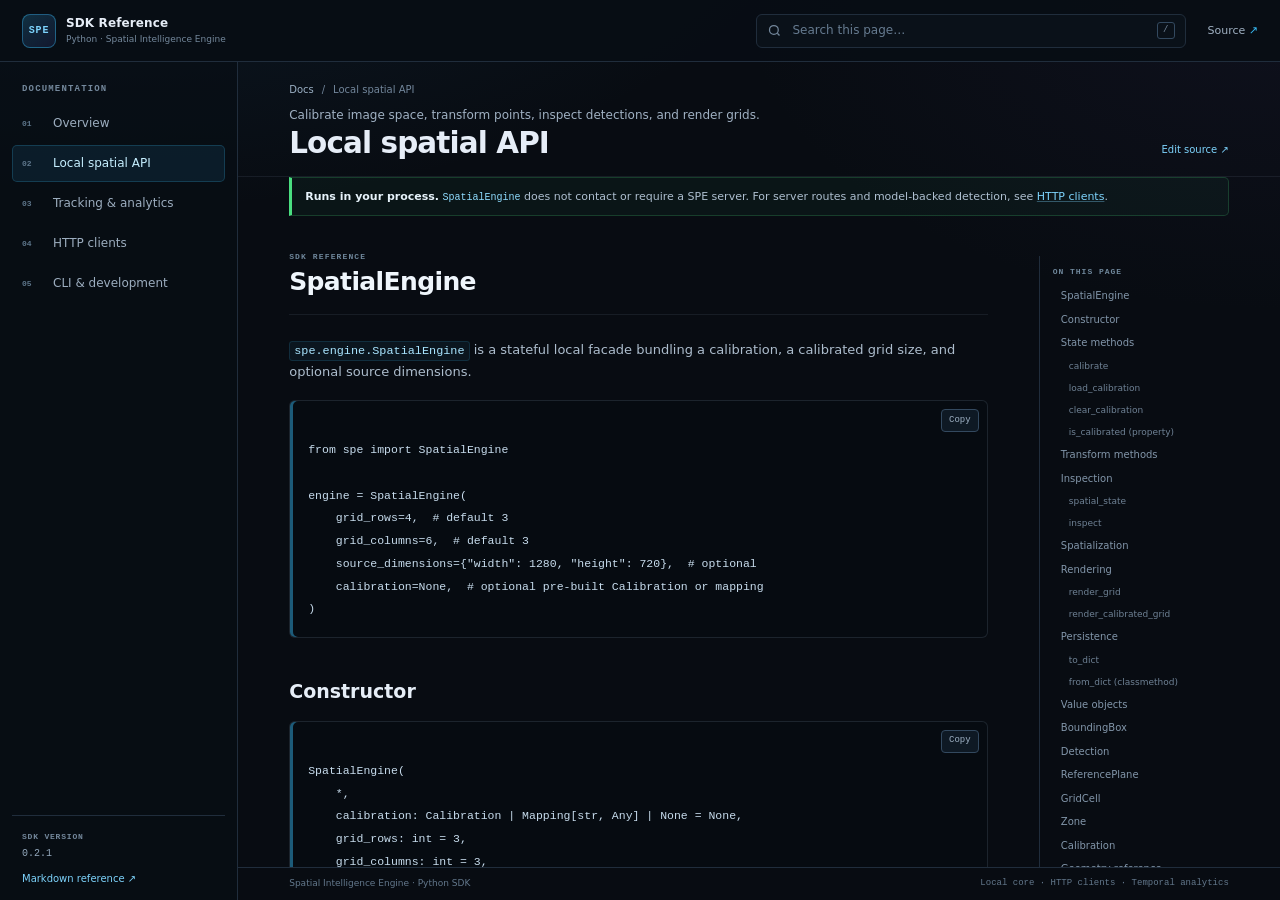
<file: local-spatial.html>
<!doctype html>
<html lang="en">
<head>
  <meta charset="utf-8"><meta name="viewport" content="width=device-width, initial-scale=1">
  <meta name="color-scheme" content="dark">
  <meta name="description" content="Calibrate image space, transform points, inspect detections, and render grids.">
  <title>Local spatial API · SPE SDK Docs</title>
  <link rel="stylesheet" href="site.css">
</head>
<body>
  <header class="docs-topbar">
    <a class="docs-brand" href="index.html" aria-label="SPE SDK docs home"><span class="docs-brand-mark">SPE</span><span><b>SDK Reference</b><small>Python · Spatial Intelligence Engine</small></span></a>
    <div class="docs-search"><svg viewBox="0 0 24 24" aria-hidden="true"><circle cx="11" cy="11" r="7"/><path d="m20 20-3.5-3.5"/></svg><input id="docs-search" type="search" placeholder="Search this page…" aria-label="Search documentation"><kbd>/</kbd></div>
    <a class="source-link" href="https://github.com/kgosietsileRM/spe_sdk" target="_blank" rel="noreferrer">Source <span>↗</span></a>
  </header>
  <div class="docs-layout">
    <aside class="docs-sidebar"><div class="sidebar-label">DOCUMENTATION</div><nav aria-label="Documentation pages"><a class="nav-link" href="index.html"><span class="nav-icon">01</span><span>Overview</span></a>
<a class="nav-link active" href="local-spatial.html"><span class="nav-icon">02</span><span>Local spatial API</span></a>
<a class="nav-link" href="tracking-analytics.html"><span class="nav-icon">03</span><span>Tracking &amp; analytics</span></a>
<a class="nav-link" href="http-clients.html"><span class="nav-icon">04</span><span>HTTP clients</span></a>
<a class="nav-link" href="cli-development.html"><span class="nav-icon">05</span><span>CLI &amp; development</span></a></nav>
      <div class="sidebar-bottom"><span>SDK VERSION</span><code>0.2.1</code><a href="index.md">Markdown reference ↗</a></div>
    </aside>
    <main class="docs-main">
      <div class="docs-page-heading"><div class="breadcrumbs"><a href="index.html">Docs</a><span>/</span><span>Local spatial API</span></div><div class="page-heading-row"><div><p>Calibrate image space, transform points, inspect detections, and render grids.</p><h1>Local spatial API</h1></div><a class="edit-source" href="https://github.com/kgosietsileRM/spe_sdk/blob/main/docs/index.md" target="_blank" rel="noreferrer">Edit source ↗</a></div></div>
      <div class="local-callout"><b>Runs in your process.</b> <code>SpatialEngine</code> does not contact or require a SPE server. For server routes and model-backed detection, see <a href="http-clients.html">HTTP clients</a>.</div>
      <div class="docs-search-status" id="docs-search-status" hidden></div>
      <div class="docs-reading-layout"><article class="docs-content" id="docs-content"><section class="manual-section" data-search="spatialengine"><header class="manual-section-head"><span>SDK REFERENCE</span><h1 id="spatialengine">SpatialEngine</h1></header><div class="markdown-body"><p><code>spe.engine.SpatialEngine</code> is a stateful local facade bundling a calibration, a calibrated grid size, and optional source dimensions.</p>
<pre><code class="language-python">from spe import SpatialEngine

engine = SpatialEngine(
    grid_rows=4,  # default 3
    grid_columns=6,  # default 3
    source_dimensions={&quot;width&quot;: 1280, &quot;height&quot;: 720},  # optional
    calibration=None,  # optional pre-built Calibration or mapping
)</code></pre>
<h2 id="constructor">Constructor</h2>
<pre><code class="language-python">SpatialEngine(
    *,
    calibration: Calibration | Mapping[str, Any] | None = None,
    grid_rows: int = 3,
    grid_columns: int = 3,
    source_dimensions: Mapping[str, Any] | None = None,
) -&gt; None</code></pre>
<p>When <code>calibration</code> is supplied, its <code>rows</code>/<code>columns</code> override <code>grid_rows</code>/ <code>grid_columns</code>.</p>
<p><strong>Attributes</strong></p>
<div class="table-wrap"><table><thead><tr><th scope="col">Attribute</th><th scope="col">Type</th><th scope="col">Description</th></tr></thead><tbody><tr><td><code>grid_rows</code></td><td><code>int</code></td><td>Calibrated grid row count.</td></tr><tr><td><code>grid_columns</code></td><td><code>int</code></td><td>Calibrated grid column count.</td></tr><tr><td><code>source_dimensions</code></td><td><code>dict | None</code></td><td><code>{&quot;width&quot;: ..., &quot;height&quot;: ...}</code>.</td></tr><tr><td><code>calibration</code></td><td><code>Calibration | None</code></td><td>The installed calibration, if any.</td></tr></tbody></table></div>
<h2 id="state-methods">State methods</h2>
<h3 id="calibrate"><code>calibrate</code></h3>
<pre><code class="language-python">calibrate(
    source_points: Sequence[Sequence[float]],
    source_width: int,
    source_height: int,
    *,
    reference_plane: ReferencePlane | None = None,
    rows: int | None = None,
    columns: int | None = None,
) -&gt; Calibration</code></pre>
<p>Validates four <code>TL, TR, BR, BL</code> points and installs a reusable calibration. <code>rows</code>/<code>columns</code> default to the engine&#x27;s current grid size. Updates <code>source_dimensions</code> and returns the new <code>Calibration</code>.</p>
<p>Raises <code>SPEValidationError</code> for invalid geometry, or when the resolved grid rows or columns are not positive.</p>
<h3 id="load_calibration"><code>load_calibration</code></h3>
<pre><code class="language-python">load_calibration(data: Calibration | Mapping[str, Any]) -&gt; Calibration</code></pre>
<p>Installs a previously serialized calibration and adopts its grid size.</p>
<h3 id="clear_calibration"><code>clear_calibration</code></h3>
<pre><code class="language-python">clear_calibration() -&gt; None</code></pre>
<p>Removes the installed calibration.</p>
<h3 id="is_calibrated-property"><code>is_calibrated</code> (property)</h3>
<p><code>True</code> when a calibration with a homography is installed.</p>
<h2 id="transform-methods">Transform methods</h2>
<p>These require a calibration and raise <code>SPEEngineError</code> when the engine is not calibrated.</p>
<div class="table-wrap"><table><thead><tr><th scope="col">Method</th><th scope="col">Returns</th></tr></thead><tbody><tr><td><code>image_to_reference(points)</code></td><td><code>list[list[float]]</code> — image points in reference coordinates.</td></tr><tr><td><code>reference_to_image(points)</code></td><td><code>list[list[float]]</code> — reference points in image coordinates.</td></tr><tr><td><code>cell_for_reference_point(point)</code></td><td><code>GridCell | None</code>.</td></tr><tr><td><code>zone_for_reference_point(point)</code></td><td><code>str | None</code>.</td></tr><tr><td><code>cell_for_image_point(point)</code></td><td><code>GridCell | None</code>.</td></tr><tr><td><code>zone_for_image_point(point)</code></td><td><code>str | None</code>.</td></tr><tr><td><code>zones()</code></td><td><code>list[Zone]</code> for the configured grid.</td></tr></tbody></table></div>
<h2 id="inspection">Inspection</h2>
<h3 id="spatial_state"><code>spatial_state</code></h3>
<pre><code class="language-python">spatial_state() -&gt; dict[str, Any]</code></pre>
<p>Returns the canonical state contract consumed by <code>inspect_point</code>:</p>
<pre><code class="language-python">{
    &quot;calibration&quot;: {...},  # Calibration.to_dict()
    &quot;grid&quot;: {&quot;rows&quot;: 4, &quot;columns&quot;: 6},
    &quot;source_dimensions&quot;: {&quot;width&quot;: 1280, &quot;height&quot;: 720},  # when known
}</code></pre>
<h3 id="inspect"><code>inspect</code></h3>
<pre><code class="language-python">inspect(image_point: Sequence[float]) -&gt; dict[str, Any]</code></pre>
<p>Inspects one image-space point against the installed state. See <a href="#inspect_point"><code>inspect_point</code></a> for the returned shape.</p>
<h2 id="spatialization">Spatialization</h2>
<div class="table-wrap"><table><thead><tr><th scope="col">Method</th><th scope="col">Description</th></tr></thead><tbody><tr><td><code>spatialize_detection(detection)</code></td><td>Enrich one detection mapping with spatial data.</td></tr><tr><td><code>spatialize_result(result)</code></td><td>Enrich a normalized <code>{&quot;detections&quot;: [...]}</code> result.</td></tr><tr><td><code>spatialize(detections)</code></td><td>Enrich a sequence of detection mappings, returning a list.</td></tr><tr><td><code>zone_polygons()</code></td><td>Map each zone id to its source-pixel quadrilateral.</td></tr><tr><td><code>detections_in_zone(detections, zone)</code></td><td>Return spatialized detections in one zone.</td></tr></tbody></table></div>
<p>These require a calibration and raise <code>SPEEngineError</code> when uncalibrated. The per-detection payload matches <a href="#spatialize_detection"><code>spatialize_detection</code></a>.</p>
<h2 id="rendering">Rendering</h2>
<h3 id="render_grid"><code>render_grid</code></h3>
<pre><code class="language-python">render_grid(
    image: np.ndarray,
    *,
    rows: int = 8,
    columns: int = 12,
    line_thickness: int = 1,
    line_color: tuple[int, int, int] = (91, 243, 168),
    show_coordinates: bool = True,
) -&gt; tuple[np.ndarray, dict]</code></pre>
<p>Draws a regular image-space grid on a copy of <code>image</code>. This does not require a calibration. See <a href="#generate_grid"><code>generate_grid</code></a>.</p>
<h3 id="render_calibrated_grid"><code>render_calibrated_grid</code></h3>
<pre><code class="language-python">render_calibrated_grid(
    image: np.ndarray,
    *,
    show_grid: bool = True,
    show_roi: bool = True,
    line_color: tuple[int, int, int] = (91, 243, 168),
    roi_color: tuple[int, int, int] = (48, 59, 255),
    overlay_only: bool = False,
) -&gt; tuple[np.ndarray, dict]</code></pre>
<p>Renders the calibrated grid, projected back into image space through the inverse homography. Requires a calibration (raises <code>SPEEngineError</code> otherwise). See <a href="#generate_calibrated_grid"><code>generate_calibrated_grid</code></a>.</p>
<h2 id="persistence">Persistence</h2>
<h3 id="to_dict"><code>to_dict</code></h3>
<pre><code class="language-python">to_dict() -&gt; dict[str, Any]</code></pre>
<pre><code class="language-python">{
    &quot;grid_rows&quot;: 4,
    &quot;grid_columns&quot;: 6,
    &quot;source_dimensions&quot;: {&quot;width&quot;: 1280, &quot;height&quot;: 720},
    &quot;calibration&quot;: {...} | None,
}</code></pre>
<h3 id="from_dict-classmethod"><code>from_dict</code> (classmethod)</h3>
<pre><code class="language-python">SpatialEngine.from_dict(data: Mapping[str, Any]) -&gt; SpatialEngine</code></pre>
<p>Restores an engine from <code>to_dict()</code> output.</p></div></section><section class="manual-section" data-search="value objects"><header class="manual-section-head"><span>SDK REFERENCE</span><h1 id="value-objects">Value objects</h1></header><div class="markdown-body"><p>All value objects live in <code>spe.models</code> and round-trip through <code>to_dict()</code> / <code>from_dict()</code>.</p>
<h2 id="boundingbox"><code>BoundingBox</code></h2>
<p>Frozen dataclass; an axis-aligned box in source-pixel coordinates.</p>
<pre><code class="language-python">BoundingBox(x: float, y: float, width: float, height: float)</code></pre>
<p>Validation: <code>x</code>/<code>y</code> must be <code>&gt;= 0</code>; <code>width</code>/<code>height</code> must be <code>&gt; 0</code>.</p>
<div class="table-wrap"><table><thead><tr><th scope="col">Member</th><th scope="col">Type</th><th scope="col">Description</th></tr></thead><tbody><tr><td><code>x</code>, <code>y</code>, <code>width</code>, <code>height</code></td><td><code>float</code></td><td>Box geometry.</td></tr><tr><td><code>center</code> (property)</td><td><code>dict[str, float]</code></td><td><code>{&quot;x&quot;: ..., &quot;y&quot;: ...}</code> box center.</td></tr><tr><td><code>foot_point</code> (property)</td><td><code>dict[str, float]</code></td><td>Bottom-center <code>{&quot;x&quot;: ..., &quot;y&quot;: ...}</code>.</td></tr><tr><td><code>area</code>, <code>x2</code>, <code>y2</code> (properties)</td><td><code>float</code></td><td>Area and right/bottom edges.</td></tr><tr><td><code>as_xyxy()</code></td><td><code>tuple[float, float, float, float]</code></td><td><code>(x1, y1, x2, y2)</code> bounds.</td></tr><tr><td><code>from_xyxy(x1, y1, x2, y2)</code></td><td><code>BoundingBox</code></td><td>Classmethod; builds from corners.</td></tr><tr><td><code>intersection(other)</code></td><td><code>BoundingBox | None</code></td><td>Overlapping box, or <code>None</code>.</td></tr><tr><td><code>iou(other)</code></td><td><code>float</code></td><td>Intersection-over-union in <code>[0, 1]</code>.</td></tr><tr><td><code>union(other)</code></td><td><code>BoundingBox</code></td><td>Smallest enclosing box.</td></tr><tr><td><code>contains(point, *, strict=False)</code></td><td><code>bool</code></td><td>Point-in-box test; accepts a mapping or <code>(x, y)</code>.</td></tr><tr><td><code>translate(dx, dy)</code></td><td><code>BoundingBox</code></td><td>Shifted copy.</td></tr><tr><td><code>scale(factor)</code></td><td><code>BoundingBox</code></td><td>Copy scaled about its center.</td></tr><tr><td><code>to_dict()</code></td><td><code>dict</code></td><td><code>{&quot;x&quot;, &quot;y&quot;, &quot;width&quot;, &quot;height&quot;}</code>.</td></tr><tr><td><code>from_dict(data)</code></td><td><code>BoundingBox</code></td><td>Classmethod.</td></tr></tbody></table></div>
<h2 id="detection"><code>Detection</code></h2>
<p>Frozen dataclass; a single perception observation in source pixels.</p>
<pre><code class="language-python">Detection(
    class_name: str,
    bbox: BoundingBox,
    confidence: float = 0.0,
    id: str | None = None,
    class_id: int | None = None,
    track_id: str | None = None,
    coordinate_system: str = &quot;source_pixels&quot;,
)</code></pre>
<p>Validation: <code>class_name</code> must be non-empty; <code>confidence</code> must be within <code>[0, 1]</code>; <code>coordinate_system</code> must be <code>&quot;source_pixels&quot;</code>.</p>
<p><code>to_dict()</code> returns <code>class_name</code>, <code>confidence</code>, <code>bbox</code>, <code>center</code>, <code>foot_point</code>, <code>coordinate_system</code>, and (when set) <code>id</code>, <code>class_id</code>, <code>track_id</code>. <code>from_dict</code> accepts <code>class_name</code> or a <code>label</code> fallback.</p>
<h2 id="referenceplane"><code>ReferencePlane</code></h2>
<p>Dataclass; the calibration target plane.</p>
<pre><code class="language-python">ReferencePlane(width: float = 1000, height: float = 600, units: str = &quot;normalized&quot;)</code></pre>
<p><code>from_dict(None)</code> yields the defaults.</p>
<h2 id="gridcell"><code>GridCell</code></h2>
<p>Frozen dataclass.</p>
<pre><code class="language-python">GridCell(row: int, column: int)</code></pre>
<p><code>coordinate</code> (property) returns <code>[column, row]</code>. <code>to_dict()</code> returns <code>{&quot;row&quot;, &quot;column&quot;, &quot;coordinate&quot;}</code>.</p>
<h2 id="zone"><code>Zone</code></h2>
<p>Frozen dataclass.</p>
<pre><code class="language-python">Zone(id: str, row: int, column: int)</code></pre>
<p><code>to_dict()</code> returns <code>{&quot;id&quot;, &quot;row&quot;, &quot;column&quot;}</code>.</p>
<h2 id="calibration"><code>Calibration</code></h2>
<p>Dataclass; a four-point planar calibration and its reusable transforms.</p>
<p><strong>Fields</strong></p>
<div class="table-wrap"><table><thead><tr><th scope="col">Field</th><th scope="col">Type</th><th scope="col">Default</th></tr></thead><tbody><tr><td><code>source_points</code></td><td><code>list[list[float]]</code></td><td>—</td></tr><tr><td><code>homography</code></td><td><code>list[list[float]] | None</code></td><td>—</td></tr><tr><td><code>inverse_homography</code></td><td><code>list[list[float]] | None</code></td><td>—</td></tr><tr><td><code>reference_plane</code></td><td><code>ReferencePlane</code></td><td><code>ReferencePlane()</code></td></tr><tr><td><code>rows</code></td><td><code>int</code></td><td><code>3</code></td></tr><tr><td><code>columns</code></td><td><code>int</code></td><td><code>3</code></td></tr><tr><td><code>status</code></td><td><code>str</code></td><td><code>&quot;calibrated&quot;</code></td></tr><tr><td><code>method</code></td><td><code>str</code></td><td><code>&quot;manual_four_point&quot;</code></td></tr><tr><td><code>coordinate_system</code></td><td><code>str</code></td><td><code>&quot;calibrated_reference_plane&quot;</code></td></tr><tr><td><code>point_order</code></td><td><code>Sequence[str]</code></td><td><code>POINT_ORDER</code></td></tr><tr><td><code>destination_points</code></td><td><code>list[list[float]]</code></td><td><code>[]</code></td></tr><tr><td><code>reprojection_error</code></td><td><code>float</code></td><td><code>0.0</code></td></tr><tr><td><code>source_roi</code></td><td><code>dict</code></td><td><code>{}</code></td></tr><tr><td><code>inlier_mask</code></td><td><code>list[int]</code></td><td><code>[]</code></td></tr><tr><td><code>transformation</code></td><td><code>dict</code></td><td><code>{}</code></td></tr></tbody></table></div>
<p><strong>Constructors</strong></p>
<div class="table-wrap"><table><thead><tr><th scope="col">Method</th><th scope="col">Description</th></tr></thead><tbody><tr><td><code>Calibration.from_points(source_points, source_width, source_height, reference_plane=None, rows=3, columns=3)</code></td><td>Compute a calibration from four points.</td></tr><tr><td><code>Calibration.from_record(record, rows=None, columns=None)</code></td><td>Build from a <code>calculate_calibration</code> record.</td></tr><tr><td><code>Calibration.from_dict(data)</code></td><td>Alias of <code>from_record</code>.</td></tr></tbody></table></div>
<p><strong>Serialization and transforms</strong></p>
<div class="table-wrap"><table><thead><tr><th scope="col">Method</th><th scope="col">Description</th></tr></thead><tbody><tr><td><code>to_dict(*, include_grid=True)</code></td><td>Serialize; <code>include_grid=False</code> omits <code>calibrated_grid</code>.</td></tr><tr><td><code>require_homography()</code></td><td>Return the image→reference matrix or raise <code>SPEValidationError</code>.</td></tr><tr><td><code>require_inverse_homography()</code></td><td>Return the reference→image matrix or raise.</td></tr><tr><td><code>image_to_reference(points)</code></td><td>Transform image points to reference coordinates.</td></tr><tr><td><code>reference_to_image(points)</code></td><td>Transform reference points to image coordinates.</td></tr><tr><td><code>cell_for(reference_point)</code></td><td><code>GridCell | None</code>.</td></tr><tr><td><code>zone_for(reference_point)</code></td><td><code>str | None</code>.</td></tr></tbody></table></div></div></section><section class="manual-section" data-search="geometry reference"><header class="manual-section-head"><span>SDK REFERENCE</span><h1 id="geometry-reference">Geometry reference</h1></header><div class="markdown-body"><p><code>spe.geometry</code>. Constants:</p>
<div class="table-wrap"><table><thead><tr><th scope="col">Name</th><th scope="col">Value</th></tr></thead><tbody><tr><td><code>REFERENCE_WIDTH</code></td><td><code>1000</code></td></tr><tr><td><code>REFERENCE_HEIGHT</code></td><td><code>600</code></td></tr><tr><td><code>POINT_ORDER</code></td><td><code>(&quot;top_left&quot;, &quot;top_right&quot;, &quot;bottom_right&quot;, &quot;bottom_left&quot;)</code></td></tr></tbody></table></div>
<h2 id="calculate_calibration"><code>calculate_calibration</code></h2>
<pre><code class="language-python">calculate_calibration(
    points, width, height,
    reference_width=REFERENCE_WIDTH,
    reference_height=REFERENCE_HEIGHT,
    units=&quot;normalized&quot;,
) -&gt; dict</code></pre>
<p>Validates four <code>TL, TR, BR, BL</code> points and returns a calibration record:</p>
<pre><code class="language-python">{
    &quot;status&quot;: &quot;calibrated&quot;,
    &quot;method&quot;: &quot;manual_four_point&quot;,
    &quot;coordinate_system&quot;: &quot;calibrated_reference_plane&quot;,
    &quot;point_order&quot;: [&quot;top_left&quot;, &quot;top_right&quot;, &quot;bottom_right&quot;, &quot;bottom_left&quot;],
    &quot;source_points&quot;: [[x, y], ...],
    &quot;destination_points&quot;: [[x, y], ...],
    &quot;reference_plane&quot;: {&quot;width&quot;: ..., &quot;height&quot;: ..., &quot;units&quot;: ...},
    &quot;roi&quot;: {&quot;status&quot;: &quot;active&quot;, &quot;type&quot;: &quot;calibrated_planar_region&quot;},
    &quot;homography&quot;: [[...], [...], [...]],
    &quot;inverse_homography&quot;: [[...], [...], [...]],
    &quot;reprojection_error&quot;: 0.0,
    &quot;source_roi&quot;: {&quot;area_px&quot;: ..., &quot;area_percent&quot;: ...},
    &quot;transformation&quot;: {&quot;direction&quot;: &quot;image_to_calibrated_reference_plane&quot;, &quot;reusable&quot;: True},
    &quot;inlier_mask&quot;: [...],
}</code></pre>
<p>Raises <code>SPEValidationError</code> for invalid points, source dimensions, reference dimensions, or units.</p>
<h2 id="calculate_homography"><code>calculate_homography</code></h2>
<pre><code class="language-python">calculate_homography(source_points, destination_points) -&gt; tuple[np.ndarray, np.ndarray]</code></pre>
<p>Returns the <code>3 x 3</code> matrix and the per-point inlier mask (both NumPy arrays). Requires exactly four points per side.</p>
<h2 id="validate_homography"><code>validate_homography</code></h2>
<pre><code class="language-python">validate_homography(homography) -&gt; np.ndarray</code></pre>
<p>Returns a finite, invertible <code>3 x 3</code> matrix as <code>float64</code>, else raises <code>SPEValidationError</code>.</p>
<h2 id="transform_points"><code>transform_points</code></h2>
<pre><code class="language-python">transform_points(points, homography) -&gt; list[list[float]]</code></pre>
<p>Transforms one point or many through <code>homography</code>. Non-finite results raise <code>SPEValidationError</code>.</p>
<h2 id="inverse_homography"><code>inverse_homography</code></h2>
<pre><code class="language-python">inverse_homography(homography) -&gt; np.ndarray</code></pre>
<p>Returns the inverse matrix normalized so that its <code>[2, 2]</code> element is <code>1</code>.</p>
<h2 id="reprojection_error"><code>reprojection_error</code></h2>
<pre><code class="language-python">reprojection_error(source_points, destination_points, homography) -&gt; float</code></pre>
<p>Mean Euclidean destination-space error of the transformed source points.</p>
<h2 id="warp_image"><code>warp_image</code></h2>
<pre><code class="language-python">warp_image(image: np.ndarray, homography, width: int, height: int) -&gt; np.ndarray</code></pre>
<p>Warps an image into the reference plane using <code>INTER_LINEAR</code>. Requires a non-empty image and integer dimensions <code>&gt; 1</code>.</p>
<h2 id="validate_source_points"><code>validate_source_points</code></h2>
<pre><code class="language-python">validate_source_points(points, width, height) -&gt; np.ndarray</code></pre>
<p>Validates <code>TL, TR, BR, BL</code> points against <code>width x height</code> (inside-frame, non-duplicate, convex, non-degenerate) and returns <code>float32</code> coordinates.</p></div></section><section class="manual-section" data-search="spatial reference"><header class="manual-section-head"><span>SDK REFERENCE</span><h1 id="spatial-reference">Spatial reference</h1></header><div class="markdown-body"><p><code>spe.spatial</code>.</p>
<h2 id="point_in_roi"><code>point_in_roi</code></h2>
<pre><code class="language-python">point_in_roi(image_point, source_points) -&gt; bool</code></pre>
<p><code>True</code> when the point is inside or on the four-point ROI.</p>
<h2 id="image_to_spatial"><code>image_to_spatial</code></h2>
<pre><code class="language-python">image_to_spatial(image_point, calibration) -&gt; dict</code></pre>
<p>Maps one image point through an existing calibration record:</p>
<pre><code class="language-python">{
    &quot;x&quot;: ...,
    &quot;y&quot;: ...,
    &quot;coordinate_system&quot;: &quot;calibrated_reference_plane&quot;,
    &quot;units&quot;: &quot;normalized&quot;,
    &quot;width&quot;: ...,
    &quot;height&quot;: ...,
}</code></pre>
<h2 id="spatial_point_to_grid_cell"><code>spatial_point_to_grid_cell</code></h2>
<pre><code class="language-python">spatial_point_to_grid_cell(spatial_point, rows, columns, width, height) -&gt; dict | None</code></pre>
<p>Returns <code>{&quot;row&quot;: ..., &quot;column&quot;: ..., &quot;coordinate&quot;: [column, row]}</code> or <code>None</code> when the point lies outside the plane. Boundary points clamp to the edge cell.</p>
<h2 id="inspect_point"><code>inspect_point</code></h2>
<pre><code class="language-python">inspect_point(image_point, spatial_state) -&gt; dict</code></pre>
<p>Inspects a point using the canonical state contract produced by <code>SpatialEngine.spatial_state()</code>.</p>
<ul><li>Invalid input returns status <code>&quot;invalid&quot;</code> with a <code>reason</code> of <code>&quot;point_outside_image&quot;</code> or <code>&quot;calibration_unavailable&quot;</code>.</li><li>A point outside the ROI returns status <code>&quot;outside_roi&quot;</code> with <code>image</code>, <code>roi</code>, <code>reference: None</code>, <code>physical</code>, and <code>grid_cell: None</code>.</li><li>A valid point returns status <code>&quot;valid&quot;</code> and adds <code>reference</code>, <code>grid_cell</code>, and (only when the units are not <code>normalized</code>) a populated <code>physical</code> block.</li></ul>
<h2 id="spatialize_detection"><code>spatialize_detection</code></h2>
<pre><code class="language-python">spatialize_detection(detection, calibration, roi=None, grid=None) -&gt; dict</code></pre>
<p>Adds calibrated spatial data to one detection mapping without mutating its source-pixel fields. The ground point is the bottom-center (<code>foot_point</code>) of the bounding box. Returns:</p>
<pre><code class="language-python">{
    &quot;status&quot;: &quot;valid&quot; | &quot;outside_roi&quot; | &quot;unavailable&quot;,
    &quot;ground_point&quot;: {&quot;x&quot;, &quot;y&quot;, &quot;coordinate_system&quot;: &quot;source_pixels&quot;, &quot;units&quot;: &quot;px&quot;},
    &quot;position&quot;: {&quot;x&quot;, &quot;y&quot;, &quot;coordinate_system&quot;, &quot;units&quot;} | None,
    &quot;grid_cell&quot;: {&quot;row&quot;, &quot;column&quot;, &quot;coordinate&quot;} | None,
    &quot;zone&quot;: &quot;C4&quot; | None,
    &quot;in_roi&quot;: bool | None,
    &quot;coordinate_system&quot;: &quot;calibrated_reference_plane&quot;,
    &quot;units&quot;: str | None,
    &quot;reason&quot;: &quot;invalid_bbox&quot; | &quot;calibration_unavailable&quot; | &quot;roi_unavailable&quot; | &quot;invalid_roi&quot; | &quot;spatialization_error&quot;,
}</code></pre>
<p><code>reason</code> is present only on unavailable results.</p>
<h2 id="spatialize_detection_result"><code>spatialize_detection_result</code></h2>
<pre><code class="language-python">spatialize_detection_result(result, calibration, roi=None, grid=None) -&gt; dict</code></pre>
<p>Returns a copy of <code>result</code> with each entry in <code>detections</code> enriched under a <code>&quot;spatial&quot;</code> key.</p>
<p>Two aliases are defined in the module: <code>is_point_in_spatial_roi</code> (= <code>point_in_roi</code>) and <code>point_to_grid_cell</code> (= <code>spatial_point_to_grid_cell</code>).</p></div></section><section class="manual-section" data-search="grid reference"><header class="manual-section-head"><span>SDK REFERENCE</span><h1 id="grid-reference">Grid reference</h1></header><div class="markdown-body"><p><code>spe.grid</code>.</p>
<h2 id="gridconfig"><code>GridConfig</code></h2>
<p>Frozen dataclass configuring an image-space grid.</p>
<pre><code class="language-python">GridConfig(
    rows: int = 8,
    columns: int = 12,
    line_thickness: int = 1,        # must be 1..12
    show_coordinates: bool = True,
    line_color: tuple[int, int, int] = (91, 243, 168),  # 0..255 each
)</code></pre>
<h2 id="generate_grid"><code>generate_grid</code></h2>
<pre><code class="language-python">generate_grid(image: np.ndarray, config: GridConfig | None = None) -&gt; tuple[np.ndarray, dict]</code></pre>
<p>Draws a regular grid on a copy of <code>image</code>. The metadata dict reports the source size, grid geometry, <code>coordinate_system: &quot;image&quot;</code>, and <code>status: &quot;grid generated&quot;</code>.</p>
<h2 id="generate_calibrated_grid"><code>generate_calibrated_grid</code></h2>
<pre><code class="language-python">generate_calibrated_grid(
    image, homography,
    rows=4, columns=6,
    reference_width=1000, reference_height=600,
    source_points=None,
    show_grid=True, show_roi=True,
    line_color=(91, 243, 168), roi_color=(48, 59, 255),
    overlay_only=False,
) -&gt; tuple[np.ndarray, dict]</code></pre>
<p>Projects reference-plane grid lines back into image space through the inverse homography. When <code>overlay_only</code> is <code>True</code>, the returned image is a 4-channel transparent overlay. Metadata reports the grid geometry, <code>show_grid</code>/<code>show_roi</code>/ <code>overlay_only</code>, the source size, <code>coordinate_system: &quot;calibrated_reference_plane&quot;</code>, and <code>status: &quot;calibrated grid generated&quot;</code>.</p></div></section><section class="manual-section" data-search="zones reference"><header class="manual-section-head"><span>SDK REFERENCE</span><h1 id="zones-reference">Zones reference</h1></header><div class="markdown-body"><p><code>spe.zones</code>.</p>
<h2 id="row_label"><code>row_label</code></h2>
<pre><code class="language-python">row_label(index: int) -&gt; str</code></pre>
<p>Spreadsheet-style row label: <code>A..Z, AA, AB, ...</code>. Rejects negative or non-integer input with <code>SPEValidationError</code>.</p>
<h2 id="generate_zones"><code>generate_zones</code></h2>
<pre><code class="language-python">generate_zones(rows: int, columns: int) -&gt; list[dict]</code></pre>
<p>Returns every zone in row-major order, each <code>{&quot;id&quot;, &quot;row&quot;, &quot;column&quot;}</code>.</p>
<h2 id="zone_for_cell"><code>zone_for_cell</code></h2>
<pre><code class="language-python">zone_for_cell(cell: dict | None, rows: int, columns: int) -&gt; str | None</code></pre>
<p>Returns the zone id for a grid-cell dict, or <code>None</code> when unknown.</p></div></section></article><nav class="page-outline" id="page-outline" aria-label="On this page"><p>ON THIS PAGE</p></nav></div>
      <footer class="docs-footer"><span>Spatial Intelligence Engine · Python SDK</span><span>Local core · HTTP clients · Temporal analytics</span></footer>
    </main>
  </div>
  <script src="site.js" defer></script>
</body>
</html>
</file>
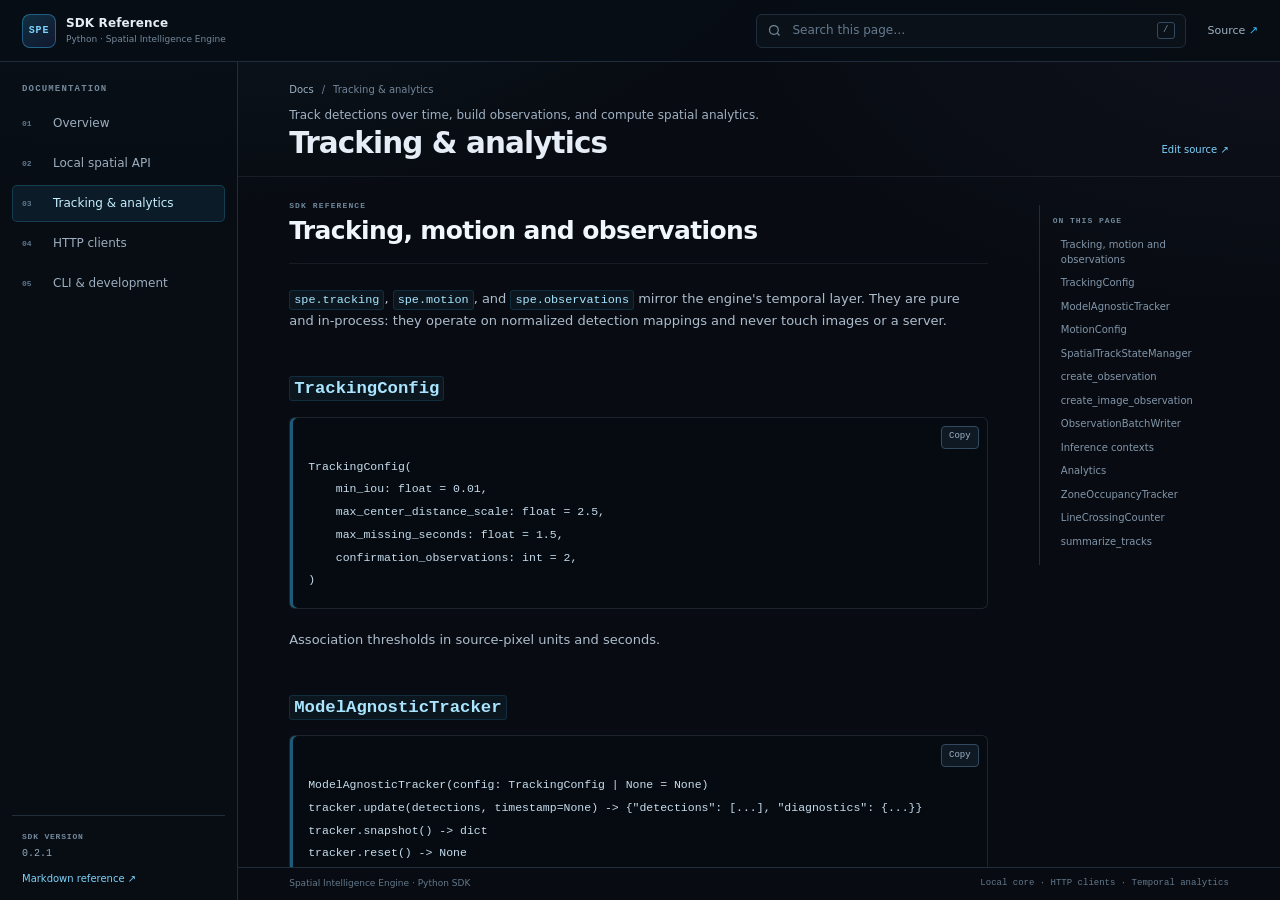
<file: tracking-analytics.html>
<!doctype html>
<html lang="en">
<head>
  <meta charset="utf-8"><meta name="viewport" content="width=device-width, initial-scale=1">
  <meta name="color-scheme" content="dark">
  <meta name="description" content="Track detections over time, build observations, and compute spatial analytics.">
  <title>Tracking &amp; analytics · SPE SDK Docs</title>
  <link rel="stylesheet" href="site.css">
</head>
<body>
  <header class="docs-topbar">
    <a class="docs-brand" href="index.html" aria-label="SPE SDK docs home"><span class="docs-brand-mark">SPE</span><span><b>SDK Reference</b><small>Python · Spatial Intelligence Engine</small></span></a>
    <div class="docs-search"><svg viewBox="0 0 24 24" aria-hidden="true"><circle cx="11" cy="11" r="7"/><path d="m20 20-3.5-3.5"/></svg><input id="docs-search" type="search" placeholder="Search this page…" aria-label="Search documentation"><kbd>/</kbd></div>
    <a class="source-link" href="https://github.com/kgosietsileRM/spe_sdk" target="_blank" rel="noreferrer">Source <span>↗</span></a>
  </header>
  <div class="docs-layout">
    <aside class="docs-sidebar"><div class="sidebar-label">DOCUMENTATION</div><nav aria-label="Documentation pages"><a class="nav-link" href="index.html"><span class="nav-icon">01</span><span>Overview</span></a>
<a class="nav-link" href="local-spatial.html"><span class="nav-icon">02</span><span>Local spatial API</span></a>
<a class="nav-link active" href="tracking-analytics.html"><span class="nav-icon">03</span><span>Tracking &amp; analytics</span></a>
<a class="nav-link" href="http-clients.html"><span class="nav-icon">04</span><span>HTTP clients</span></a>
<a class="nav-link" href="cli-development.html"><span class="nav-icon">05</span><span>CLI &amp; development</span></a></nav>
      <div class="sidebar-bottom"><span>SDK VERSION</span><code>0.2.1</code><a href="index.md">Markdown reference ↗</a></div>
    </aside>
    <main class="docs-main">
      <div class="docs-page-heading"><div class="breadcrumbs"><a href="index.html">Docs</a><span>/</span><span>Tracking &amp; analytics</span></div><div class="page-heading-row"><div><p>Track detections over time, build observations, and compute spatial analytics.</p><h1>Tracking &amp; analytics</h1></div><a class="edit-source" href="https://github.com/kgosietsileRM/spe_sdk/blob/main/docs/index.md" target="_blank" rel="noreferrer">Edit source ↗</a></div></div>
      <div class="docs-search-status" id="docs-search-status" hidden></div>
      <div class="docs-reading-layout"><article class="docs-content" id="docs-content"><section class="manual-section" data-search="tracking, motion and observations"><header class="manual-section-head"><span>SDK REFERENCE</span><h1 id="tracking-motion-and-observations">Tracking, motion and observations</h1></header><div class="markdown-body"><p><code>spe.tracking</code>, <code>spe.motion</code>, and <code>spe.observations</code> mirror the engine&#x27;s temporal layer. They are pure and in-process: they operate on normalized detection mappings and never touch images or a server.</p>
<h2 id="trackingconfig"><code>TrackingConfig</code></h2>
<pre><code class="language-python">TrackingConfig(
    min_iou: float = 0.01,
    max_center_distance_scale: float = 2.5,
    max_missing_seconds: float = 1.5,
    confirmation_observations: int = 2,
)</code></pre>
<p>Association thresholds in source-pixel units and seconds.</p>
<h2 id="modelagnostictracker"><code>ModelAgnosticTracker</code></h2>
<pre><code class="language-python">ModelAgnosticTracker(config: TrackingConfig | None = None)
tracker.update(detections, timestamp=None) -&gt; {&quot;detections&quot;: [...], &quot;diagnostics&quot;: {...}}
tracker.snapshot() -&gt; dict
tracker.reset() -&gt; None</code></pre>
<p><code>update</code> assigns stable <code>track-&lt;n&gt;</code> ids to detections while rejecting duplicate and out-of-order timestamps without mutating state. Diagnostics include <code>active_tracks</code>, <code>tracks_created</code>, <code>tracks_terminated</code>, <code>matched_detections</code>, and related counters.</p>
<h2 id="motionconfig"><code>MotionConfig</code></h2>
<pre><code class="language-python">MotionConfig(
    max_trajectory_samples: int = 32,
    max_velocity_gap_seconds: float = 2.0,
    prediction_horizon_seconds: float = 0.5,
    max_prediction_horizon_seconds: float = 2.0,
    max_prediction_age_seconds: float = 1.5,
    max_tracks: int = 256,
)</code></pre>
<h2 id="spatialtrackstatemanager"><code>SpatialTrackStateManager</code></h2>
<pre><code class="language-python">SpatialTrackStateManager(config: MotionConfig | None = None)
manager.update(detections, timestamp, prediction_enabled=False) -&gt; dict
manager.snapshot(timestamp=None, prediction_enabled=False) -&gt; dict
manager.reset() -&gt; None</code></pre>
<p>Prefers a valid detection <code>spatial.position</code> (keeping its coordinate system and units) and otherwise falls back to the bounding-box foot point in source pixels. Velocity is a finite difference over the last two samples; predictions are only produced when enabled and the track is fresh.</p>
<h2 id="create_observation"><code>create_observation</code></h2>
<pre><code class="language-python">create_observation(
    detection_result,
    *,
    analysis_id: str,
    source_id: str,
    timestamp: float,
    frame_index: int,
) -&gt; dict</code></pre>
<p>Builds a timestamped, provider-neutral observation without frame data, preserving calibrated <code>spatial</code> data and <code>track_id</code> when present. The SDK does not persist observations; store the returned dict however you prefer.</p>
<h2 id="create_image_observation"><code>create_image_observation</code></h2>
<pre><code class="language-python">create_image_observation(detection_result, *, source_id: str) -&gt; dict</code></pre>
<p>Wraps one static-image detection result with source context.</p>
<h2 id="observationbatchwriter"><code>ObservationBatchWriter</code></h2>
<pre><code class="language-python">ObservationBatchWriter(
    analysis_id: str,
    source_id: str,
    model: Mapping[str, Any],
    *,
    root: str | Path,
    batch_size: int = 25,
    interval_ms: float | None = None,
    effective_fps: float | None = None,
)
writer.append(observation) -&gt; None
writer.flush() -&gt; Path | None
writer.update_sampling(interval_ms, effective_fps) -&gt; None
writer.close(status=&quot;complete&quot;) -&gt; None</code></pre>
<p>Opt-in persistence. Writes <code>root/&lt;analysis_id&gt;/observations.jsonl</code> and an adjacent <code>manifest.json</code>; nothing is written unless you instantiate the writer. It appends to an existing file so resumed runs keep prior records, and rejects path separators in identifiers.</p></div></section><section class="manual-section" data-search="inference contexts"><header class="manual-section-head"><span>SDK REFERENCE</span><h1 id="inference-contexts">Inference contexts</h1></header><div class="markdown-body"><p><code>spe.inference</code> validates the source-space scope used by model providers.</p>
<pre><code class="language-python">InferenceContext.whole_source() -&gt; InferenceContext
InferenceContext.region_of_interest(points) -&gt; InferenceContext
InferenceContext.from_dict(data) -&gt; InferenceContext
context.to_dict() -&gt; dict
resolve_inference_context(context, width, height) -&gt; dict</code></pre>
<p><code>resolve_inference_context</code> accepts a mapping, an <code>InferenceContext</code>, or <code>None</code> and returns the engine-compatible dict. A ROI must be exactly four finite points inside the frame with non-degenerate area; otherwise <code>SPEValidationError</code> is raised.</p>
<pre><code class="language-python">from spe import InferenceContext, resolve_inference_context

context = InferenceContext.region_of_interest([[120, 80], [880, 110], [940, 520], [60, 540]])
payload = resolve_inference_context(context, 1000, 600)
client.detect_frame(frame, inference_context=payload)</code></pre></div></section><section class="manual-section" data-search="analytics"><header class="manual-section-head"><span>SDK REFERENCE</span><h1 id="analytics">Analytics</h1></header><div class="markdown-body"><p><code>spe.analytics</code> builds summaries on top of tracked, spatialized detections. It is pure Python and accepts the engine&#x27;s JSON shapes.</p>
<h2 id="zoneoccupancytracker"><code>ZoneOccupancyTracker</code></h2>
<pre><code class="language-python">tracker.update(detections, timestamp=None) -&gt; dict
tracker.snapshot() -&gt; dict
tracker.reset() -&gt; None</code></pre>
<p>Tracks per-zone occupancy, entry counts, and dwell seconds by <code>track_id</code> (falling back to <code>id</code>). Zones are read from <code>spatial.zone</code>, then <code>zone</code>.</p>
<h2 id="linecrossingcounter"><code>LineCrossingCounter</code></h2>
<pre><code class="language-python">LineCrossingCounter(start, end, *, name=&quot;line&quot;, max_events=1000)
counter.update(detections) -&gt; dict
counter.snapshot() -&gt; dict
counter.reset() -&gt; None</code></pre>
<p>Counts directional track crossings over a virtual line. Positions prefer <code>spatial.position</code>, then <code>position</code>, <code>foot_point</code>, <code>center</code>, or the bbox foot point. <code>positive</code> means a counter-clockwise transit; <code>negative</code> the reverse.</p>
<h2 id="summarize_tracks"><code>summarize_tracks</code></h2>
<pre><code class="language-python">summarize_tracks(frames, *, distance_units=&quot;source_pixels&quot;) -&gt; list[dict]</code></pre>
<p>Consumes <code>{&quot;timestamp&quot;, &quot;detections&quot;}</code> frames and returns one <code>TrackSummary</code> per track with duration, frames, distance, average speed, visited zones, and start/end positions. All positions must share a coordinate space.</p></div></section></article><nav class="page-outline" id="page-outline" aria-label="On this page"><p>ON THIS PAGE</p></nav></div>
      <footer class="docs-footer"><span>Spatial Intelligence Engine · Python SDK</span><span>Local core · HTTP clients · Temporal analytics</span></footer>
    </main>
  </div>
  <script src="site.js" defer></script>
</body>
</html>
</file>
<file: site.css>
:root {
  color-scheme: dark;
  --bg: #080c12;
  --surface: #0d141d;
  --surface-raised: #111c28;
  --surface-soft: #0a1018;
  --line: #202d3c;
  --line-strong: #33495f;
  --text: #e6edf7;
  --muted: #a0b1c3;
  --quiet: #74889c;
  --accent: #38bdf8;
  --accent-soft: rgba(56, 189, 248, .1);
  --green: #4ade80;
  --yellow: #facc15;
  --mono: "Cascadia Code", "SFMono-Regular", Consolas, "Liberation Mono", monospace;
  --sans: "Segoe UI", Inter, ui-sans-serif, system-ui, -apple-system, sans-serif;
}

* { box-sizing: border-box; }
html, body { width: 100%; height: 100%; margin: 0; overflow: hidden; }
body {
  display: grid;
  grid-template-rows: 62px minmax(0, 1fr);
  color: var(--text);
  background:
    radial-gradient(1100px 600px at 10% -20%, rgba(36, 91, 133, .2), transparent 65%),
    radial-gradient(900px 520px at 100% 0%, rgba(60, 47, 100, .13), transparent 60%),
    var(--bg);
  font: 14px/1.55 var(--sans);
  -webkit-font-smoothing: antialiased;
}
a { color: inherit; }
button, input { font: inherit; }
button, a { -webkit-tap-highlight-color: transparent; }
:focus-visible { outline: 2px solid var(--accent); outline-offset: 3px; }
code, pre, kbd { font-family: var(--mono); }
code { color: #a5e3ff; }

.docs-topbar {
  z-index: 5;
  display: flex;
  align-items: center;
  gap: 22px;
  min-width: 0;
  padding: 0 22px;
  border-bottom: 1px solid var(--line);
  background: rgba(8, 13, 20, .96);
}
.docs-brand { display: flex; align-items: center; gap: 10px; min-width: 225px; text-decoration: none; }
.docs-brand-mark {
  display: grid;
  width: 34px;
  height: 34px;
  place-items: center;
  border: 1px solid rgba(56,189,248,.4);
  border-radius: 8px;
  background: linear-gradient(145deg, rgba(56,189,248,.2), rgba(99,102,241,.12));
  color: #7dd3fc;
  font: 800 10px var(--mono);
  letter-spacing: .08em;
}
.docs-brand b { display: block; font-size: 12px; font-weight: 700; letter-spacing: .01em; }
.docs-brand small { display: block; margin-top: 1px; color: var(--quiet); font-size: 9px; }
.docs-search {
  display: flex;
  align-items: center;
  gap: 9px;
  width: min(430px, 42vw);
  height: 34px;
  margin-left: auto;
  padding: 0 10px;
  border: 1px solid var(--line);
  border-radius: 6px;
  background: #0a1119;
}
.docs-search:focus-within { border-color: rgba(56,189,248,.5); box-shadow: 0 0 0 3px rgba(56,189,248,.07); }
.docs-search svg { width: 15px; height: 15px; flex: 0 0 auto; fill: none; stroke: var(--quiet); stroke-width: 2; }
.docs-search input { width: 100%; min-width: 0; border: 0; outline: 0; background: transparent; color: var(--text); font-size: 12px; }
.docs-search input::placeholder { color: #667b90; }
.docs-search kbd { padding: 1px 5px; border: 1px solid var(--line-strong); border-radius: 3px; color: var(--quiet); font-size: 9px; }
.source-link { color: var(--muted); font-size: 11px; text-decoration: none; }
.source-link:hover { color: var(--accent); }
.source-link span { color: var(--accent); }

.docs-layout { display: grid; grid-template-columns: 238px minmax(0, 1fr); min-height: 0; }
.docs-sidebar {
  display: flex;
  flex-direction: column;
  min-height: 0;
  overflow-y: auto;
  padding: 22px 12px 14px;
  border-right: 1px solid var(--line);
  background: rgba(8, 13, 20, .62);
}
.sidebar-label { padding: 0 10px 11px; color: var(--quiet); font: 700 9px var(--mono); letter-spacing: .13em; }
.docs-sidebar nav { display: grid; gap: 3px; }
.nav-link { display: flex; align-items: center; gap: 10px; min-height: 37px; padding: 7px 9px; border: 1px solid transparent; border-radius: 5px; color: #9cadbf; font-size: 12px; text-decoration: none; transition: background .15s, color .15s, border-color .15s; }
.nav-link:hover { background: rgba(56,189,248,.06); color: var(--text); }
.nav-link.active { border-color: rgba(56,189,248,.2); background: rgba(56,189,248,.09); color: #c6efff; }
.nav-icon { width: 21px; color: #5e768b; font: 700 8px var(--mono); }
.sidebar-bottom { display: grid; gap: 5px; margin-top: auto; padding: 16px 10px 0; border-top: 1px solid var(--line); }
.sidebar-bottom span { color: var(--quiet); font: 700 8px var(--mono); letter-spacing: .1em; }
.sidebar-bottom code { color: #93a8bc; font-size: 10px; }
.sidebar-bottom a { margin-top: 4px; color: #7dd3fc; font-size: 10px; text-decoration: none; }

.docs-main { display: flex; flex-direction: column; min-width: 0; min-height: 0; overflow: hidden; }
.docs-page-heading { padding: 20px clamp(20px, 4vw, 62px) 15px; border-bottom: 1px solid rgba(129,149,170,.12); }
.breadcrumbs { display: flex; align-items: center; gap: 8px; color: #72869b; font-size: 10px; }
.breadcrumbs a { color: #9aafc3; text-decoration: none; }
.breadcrumbs a:hover { color: var(--accent); }
.page-heading-row { display: flex; align-items: end; justify-content: space-between; gap: 20px; max-width: 1320px; margin: 8px auto 0; }
.page-heading-row p { max-width: 760px; margin: 0 0 2px; color: var(--muted); font-size: 12px; }
.page-heading-row h1 { margin: 0; font-size: clamp(21px, 2.3vw, 30px); font-weight: 650; line-height: 1.2; letter-spacing: -.03em; }
.edit-source { flex: 0 0 auto; padding-bottom: 4px; color: #7dd3fc; font-size: 10px; text-decoration: none; }
.edit-source:hover { color: #bae6fd; }
.docs-search-status { flex: 0 0 auto; padding: 7px clamp(20px,4vw,62px); border-bottom: 1px solid var(--line); background: rgba(56,189,248,.06); color: #a5e3ff; font-size: 11px; }
.docs-search-status[hidden] { display: none; }
.docs-reading-layout { display: grid; grid-template-columns: minmax(0, 960px) 190px; justify-content: center; gap: clamp(28px, 4vw, 64px); min-height: 0; overflow: auto; padding: 24px clamp(20px,4vw,62px) 40px; scroll-behavior: smooth; }
.docs-content { min-width: 0; }
.manual-section { margin: 0 0 48px; padding: 0 0 38px; border-bottom: 1px solid rgba(129,149,170,.15); scroll-margin-top: 20px; }
.manual-section:last-child { border-bottom: 0; }
.manual-section-head { margin: 0 0 24px; padding-bottom: 16px; border-bottom: 1px solid rgba(129,149,170,.12); }
.manual-section-head > span { display: block; margin-bottom: 5px; color: #6f879b; font: 700 8px var(--mono); letter-spacing: .14em; text-transform: uppercase; }
.manual-section-head h1 { margin: 0; color: #eff6fc; font-size: 25px; font-weight: 650; line-height: 1.25; letter-spacing: -.025em; }
.markdown-body { color: #adbdcd; font-size: 13px; line-height: 1.75; }
.markdown-body h2 { margin: 36px 0 12px; padding-top: 5px; color: #e6eef7; font-size: 19px; font-weight: 650; line-height: 1.35; scroll-margin-top: 18px; }
.markdown-body h3 { margin: 28px 0 9px; color: #dce8f2; font-size: 15px; font-weight: 650; line-height: 1.4; scroll-margin-top: 18px; }
.markdown-body h4, .markdown-body h5 { margin: 23px 0 8px; color: #cbd8e4; font-size: 13px; font-weight: 650; }
.markdown-body p { margin: 0 0 15px; }
.markdown-body strong { color: #e5edf6; font-weight: 650; }
.markdown-body em { color: #c6d7e5; }
.markdown-body a { color: #7dd3fc; text-decoration-color: rgba(125,211,252,.35); text-underline-offset: 3px; }
.markdown-body a:hover { color: #c5efff; text-decoration-color: currentColor; }
.markdown-body code { padding: 2px 4px; border: 1px solid rgba(56,189,248,.14); border-radius: 3px; background: rgba(56,189,248,.055); color: #a9e5ff; font-size: .91em; }
.markdown-body pre { overflow: auto; margin: 16px 0 20px; padding: 16px 18px; border: 1px solid rgba(129,149,170,.18); border-radius: 6px; background: #060b11; box-shadow: inset 3px 0 rgba(56,189,248,.45); }
.markdown-body pre.copyable-code { position: relative; padding-top: 38px; }
.copy-code { position: absolute; top: 8px; right: 8px; min-height: 23px; padding: 2px 7px; border: 1px solid var(--line-strong); border-radius: 4px; background: #0e1924; color: #9fb2c5; font-size: 9px; cursor: pointer; }
.copy-code:hover { border-color: var(--accent); color: #b8ecff; }
.markdown-body pre code { padding: 0; border: 0; background: none; color: #c7dced; font-size: 11.5px; line-height: 1.7; white-space: pre; }
.markdown-body ul, .markdown-body ol { display: grid; gap: 6px; margin: 0 0 17px; padding-left: 22px; }
.markdown-body li { padding-left: 3px; }
.markdown-body li::marker { color: #5799bd; }
.markdown-body blockquote { margin: 16px 0; padding: 11px 14px; border-left: 3px solid var(--accent); border-radius: 0 5px 5px 0; background: rgba(56,189,248,.06); color: #c5d6e5; }
.markdown-body blockquote p { margin: 0; }
.markdown-body hr { height: 1px; margin: 22px 0; border: 0; background: var(--line); }
.table-wrap { overflow-x: auto; margin: 15px 0 22px; border: 1px solid rgba(129,149,170,.18); border-radius: 6px; }
.markdown-body table { width: 100%; border-collapse: collapse; background: rgba(10,16,24,.62); font-size: 12px; line-height: 1.5; text-align: left; }
.markdown-body th, .markdown-body td { min-width: 95px; padding: 9px 11px; border-bottom: 1px solid rgba(129,149,170,.12); vertical-align: top; }
.markdown-body th { background: rgba(56,189,248,.055); color: #c2d4e4; font-size: 10px; font-weight: 650; }
.markdown-body td { color: #aebdcb; }
.markdown-body tr:last-child td { border-bottom: 0; }
.page-outline { position: sticky; top: 4px; align-self: start; max-height: calc(100vh - 170px); overflow-y: auto; padding: 11px 0 11px 13px; border-left: 1px solid var(--line); }
.page-outline p { margin: 0 0 9px; color: #6f879b; font: 700 8px var(--mono); letter-spacing: .12em; }
.page-outline a { display: block; margin: 1px 0; padding: 4px 7px; border-left: 1px solid transparent; color: #8296aa; font-size: 10px; line-height: 1.45; text-decoration: none; }
.page-outline a.sub { padding-left: 15px; color: #6f8295; font-size: 9px; }
.page-outline a:hover, .page-outline a.active { border-left-color: var(--accent); color: #b9eaff; }
.docs-footer { display: flex; justify-content: space-between; gap: 12px; padding: 9px clamp(20px,4vw,62px); border-top: 1px solid var(--line); color: #63788c; font-size: 9px; }
.docs-footer span:last-child { font-family: var(--mono); }
.search-item[hidden], .manual-section[hidden] { display: none !important; }

/* Overview landing */
.docs-welcome { display: grid; grid-template-columns: minmax(0,1fr) minmax(380px,.9fr); gap: 34px; align-items: center; margin: 0 0 24px; padding: 28px; border: 1px solid rgba(56,189,248,.2); border-radius: 9px; background: radial-gradient(700px 250px at 85% 50%, rgba(56,189,248,.12), transparent 70%), linear-gradient(140deg,#111d2a,#0a1119); }
.welcome-kicker, .card-kicker { color: #7dd3fc; font: 700 8px var(--mono); letter-spacing: .14em; }
.welcome-copy h1 { margin: 10px 0; color: #f1f7fc; font-size: clamp(29px,3.6vw,44px); line-height: 1.07; letter-spacing: -.045em; }
.welcome-copy p { max-width: 650px; color: #a7b8c9; font-size: 14px; line-height: 1.65; }
.install-command { display: flex; align-items: center; gap: 14px; width: fit-content; max-width: 100%; margin-top: 12px; padding: 7px 9px; border: 1px solid rgba(56,189,248,.2); border-radius: 5px; background: rgba(5,10,16,.6); }
.install-command > code { color: #b7eaff; font: 11px var(--mono); white-space: nowrap; }
.install-command > span { padding-left: 12px; border-left: 1px solid var(--line); color: var(--quiet); font-size: 9px; white-space: nowrap; }
.install-command > span code { color: #9de4ff; font: 9px var(--mono); }
.welcome-actions { display: flex; flex-wrap: wrap; gap: 9px; margin-top: 18px; }
.button-primary, .button-secondary { display: inline-flex; align-items: center; min-height: 34px; padding: 0 12px; border: 1px solid transparent; border-radius: 5px; font-size: 11px; font-weight: 650; text-decoration: none; }
.button-primary { background: var(--accent); color: #061522; }
.button-primary:hover { background: #7dd3fc; }
.button-secondary { border-color: var(--line-strong); background: rgba(255,255,255,.02); color: #c5d3e0; }
.button-secondary:hover { border-color: var(--accent); color: #a5e3ff; }
.welcome-visual { position: relative; display: grid; grid-template-columns: 1fr 30px 1fr; align-items: center; gap: 6px; min-height: 190px; }
.visual-frame, .visual-grid { position: relative; overflow: hidden; height: 170px; border: 1px solid rgba(129,149,170,.24); border-radius: 6px; background: #09111a; }
.visual-frame { background: linear-gradient(180deg,#172839,#0c141e); }
.visual-frame svg { position: absolute; inset: 0; width: 100%; height: 100%; fill: rgba(35,56,73,.7); stroke: rgba(125,211,252,.45); stroke-width: 1; }
.frame-tag, .visual-label { position: absolute; z-index: 2; left: 8px; color: #8ea5ba; font: 700 7px var(--mono); letter-spacing: .08em; }
.frame-tag { top: 8px; }
.visual-label { bottom: 8px; }
.det-box { position: absolute; z-index: 2; width: 23px; height: 32px; border: 1px solid var(--green); }
.box-one { top: 52px; left: 29%; }.box-two { top: 73px; left: 55%; height: 25px; }.box-three { top: 48px; left: 70%; height: 37px; }
.visual-arrow { color: var(--accent); font: 20px var(--mono); text-align: center; }
.visual-grid { display: grid; place-items: center; background: linear-gradient(145deg,#0e1a25,#0a1119); }
.grid-cells { display: grid; grid-template-columns: repeat(3,36px); gap: 4px; transform: skewY(-4deg); }
.grid-cells i { display: grid; height: 27px; place-items: center; border: 1px solid rgba(125,211,252,.35); background: rgba(56,189,248,.06); color: #8bb3ce; font: 8px var(--mono); font-style: normal; }
.grid-cells i.active { border-color: var(--green); background: rgba(74,222,128,.14); color: #a7f3d0; }
.quickstart-grid { display: grid; grid-template-columns: repeat(3,minmax(0,1fr)); gap: 12px; }
.quickstart-card { min-width: 0; padding: 15px; border: 1px solid var(--line); border-radius: 7px; background: linear-gradient(160deg,rgba(16,25,36,.94),rgba(9,15,22,.94)); }
.quickstart-card h2 { margin: 6px 0 4px; font-size: 15px; }
.quickstart-card p { min-height: 40px; margin: 0 0 11px; color: var(--muted); font-size: 11px; line-height: 1.5; }
.quickstart-card pre { position: relative; overflow: auto; margin: 0 0 10px; padding: 30px 10px 10px; border: 1px solid rgba(129,149,170,.15); border-radius: 5px; background: #070c12; }
.quickstart-card pre code { color: #c5dfef; font: 9px/1.6 var(--mono); white-space: pre; }
.quickstart-card > a { color: #7dd3fc; font-size: 10px; text-decoration: none; }
.quickstart-card > a span { margin-left: 4px; }
.execution-surfaces { display: grid; grid-template-columns: 225px minmax(0,1fr); gap: 16px 22px; align-items: center; margin: 0 0 22px; padding: 16px 18px; border: 1px solid var(--line); border-radius: 7px; background: linear-gradient(135deg,rgba(15,24,35,.94),rgba(9,15,22,.94)); }
.surface-summary-head .card-kicker { font-size: 7px; }
.surface-summary-head h2 { margin: 5px 0; font-size: 15px; line-height: 1.35; }
.surface-summary-head p { margin: 0; color: var(--muted); font-size: 10px; line-height: 1.5; }
.surface-options { display: grid; grid-template-columns: 1fr 1fr; gap: 8px; }
.surface-options article { min-width: 0; padding: 11px; border: 1px solid rgba(129,149,170,.16); border-radius: 5px; background: rgba(5,10,16,.48); }
.surface-label { display: block; margin-bottom: 4px; font: 700 7px var(--mono); letter-spacing: .08em; }
.local-label { color: #86efac; }.remote-label { color: #7dd3fc; }
.surface-options h3 { margin: 0 0 4px; font-size: 12px; }
.surface-options p { margin: 0 0 7px; color: #a7b7c7; font-size: 9px; line-height: 1.45; }
.surface-options code, .surface-footnote code { color: #a5e3ff; font: 9px var(--mono); }
.surface-api { display: block; overflow: hidden; padding-top: 6px; border-top: 1px solid rgba(129,149,170,.12); text-overflow: ellipsis; white-space: nowrap; }
.surface-footnote { grid-column: 1/-1; color: #9badbf; font-size: 9px; line-height: 1.5; }
.surface-footnote b { color: #d5e1eb; }
.remote-callout, .local-callout { flex: 0 0 auto; margin: 0 clamp(20px,4vw,62px) 12px; padding: 10px 13px; border: 1px solid rgba(56,189,248,.2); border-left: 3px solid var(--accent); border-radius: 0 5px 5px 0; background: rgba(56,189,248,.055); color: #aebfd0; font-size: 11px; line-height: 1.55; }
.local-callout { border-color: rgba(74,222,128,.2); border-left-color: var(--green); background: rgba(74,222,128,.045); }
.remote-callout b, .local-callout b { color: #e7f3fb; }
.remote-callout code, .local-callout code { color: #8fdcff; font: 10px var(--mono); }
.remote-callout a, .local-callout a { color: #7dd3fc; text-decoration-color: rgba(125,211,252,.35); }

@media (max-width: 1180px) {
  .page-outline { display: none; }
  .docs-reading-layout { grid-template-columns: minmax(0,960px); }
  .docs-welcome { grid-template-columns: minmax(0,1fr) minmax(330px,.8fr); gap: 20px; padding: 22px; }
  .execution-surfaces { grid-template-columns: 180px minmax(0,1fr); gap: 12px; padding: 12px; }
}
@media (max-width: 820px) {
  .docs-layout { grid-template-columns: 196px minmax(0,1fr); }
  .docs-brand { min-width: 196px; }
  .docs-page-heading { padding-inline: 20px; }
  .docs-reading-layout { padding: 20px; }
  .docs-welcome { grid-template-columns: minmax(0,1fr); }
  .execution-surfaces { grid-template-columns: minmax(0,1fr); }
  .surface-footnote { grid-column: auto; }
  .remote-callout, .local-callout { margin-inline: 14px; }
  .welcome-visual { min-height: 160px; }
  .quickstart-grid { grid-template-columns: minmax(0,1fr); }
  .quickstart-card p { min-height: 0; }
}
@media (max-width: 640px) {
  body { grid-template-rows: 58px minmax(0,1fr); }
  .docs-topbar { gap: 10px; padding: 0 11px; }
  .docs-brand { min-width: 0; gap: 7px; }
  .docs-brand-mark { width: 29px; height: 29px; }
  .docs-brand small { display: none; }
  .docs-brand b { font-size: 10px; }
  .docs-search { width: min(190px,45vw); height: 31px; gap: 5px; margin-left: auto; padding-inline: 7px; }
  .docs-search input { font-size: 10px; }
  .docs-search kbd, .source-link { display: none; }
  .docs-layout { grid-template-columns: minmax(0,1fr); grid-template-rows: 47px minmax(0,1fr); }
  .docs-sidebar { overflow-x: auto; overflow-y: hidden; padding: 4px 8px; border-right: 0; border-bottom: 1px solid var(--line); }
  .sidebar-label, .sidebar-bottom { display: none; }
  .docs-sidebar nav { display: flex; gap: 4px; min-width: max-content; }
  .nav-link { min-height: 35px; padding: 5px 8px; font-size: 9px; white-space: nowrap; }
  .nav-icon { width: auto; }
  .docs-page-heading { padding: 12px 14px 10px; }
  .page-heading-row { margin-top: 5px; }
  .page-heading-row p { font-size: 10px; }
  .page-heading-row h1 { font-size: 20px; }
  .edit-source { display: none; }
  .docs-reading-layout { padding: 15px 14px 28px; }
  .markdown-body { font-size: 13px; }
  .markdown-body h2 { font-size: 18px; }
  .manual-section-head h1 { font-size: 22px; }
  .docs-footer { padding: 8px 14px; font-size: 8px; }
  .docs-footer span:last-child { display: none; }
  .docs-welcome { padding: 16px; }
  .welcome-copy h1 { font-size: 30px; }
  .welcome-copy p { font-size: 12px; }
  .welcome-visual { grid-template-columns: 1fr 20px 1fr; min-height: 135px; }
  .visual-frame, .visual-grid { height: 128px; }
  .grid-cells { grid-template-columns: repeat(3,28px); gap: 3px; }
  .grid-cells i { height: 22px; }
}
</file>
